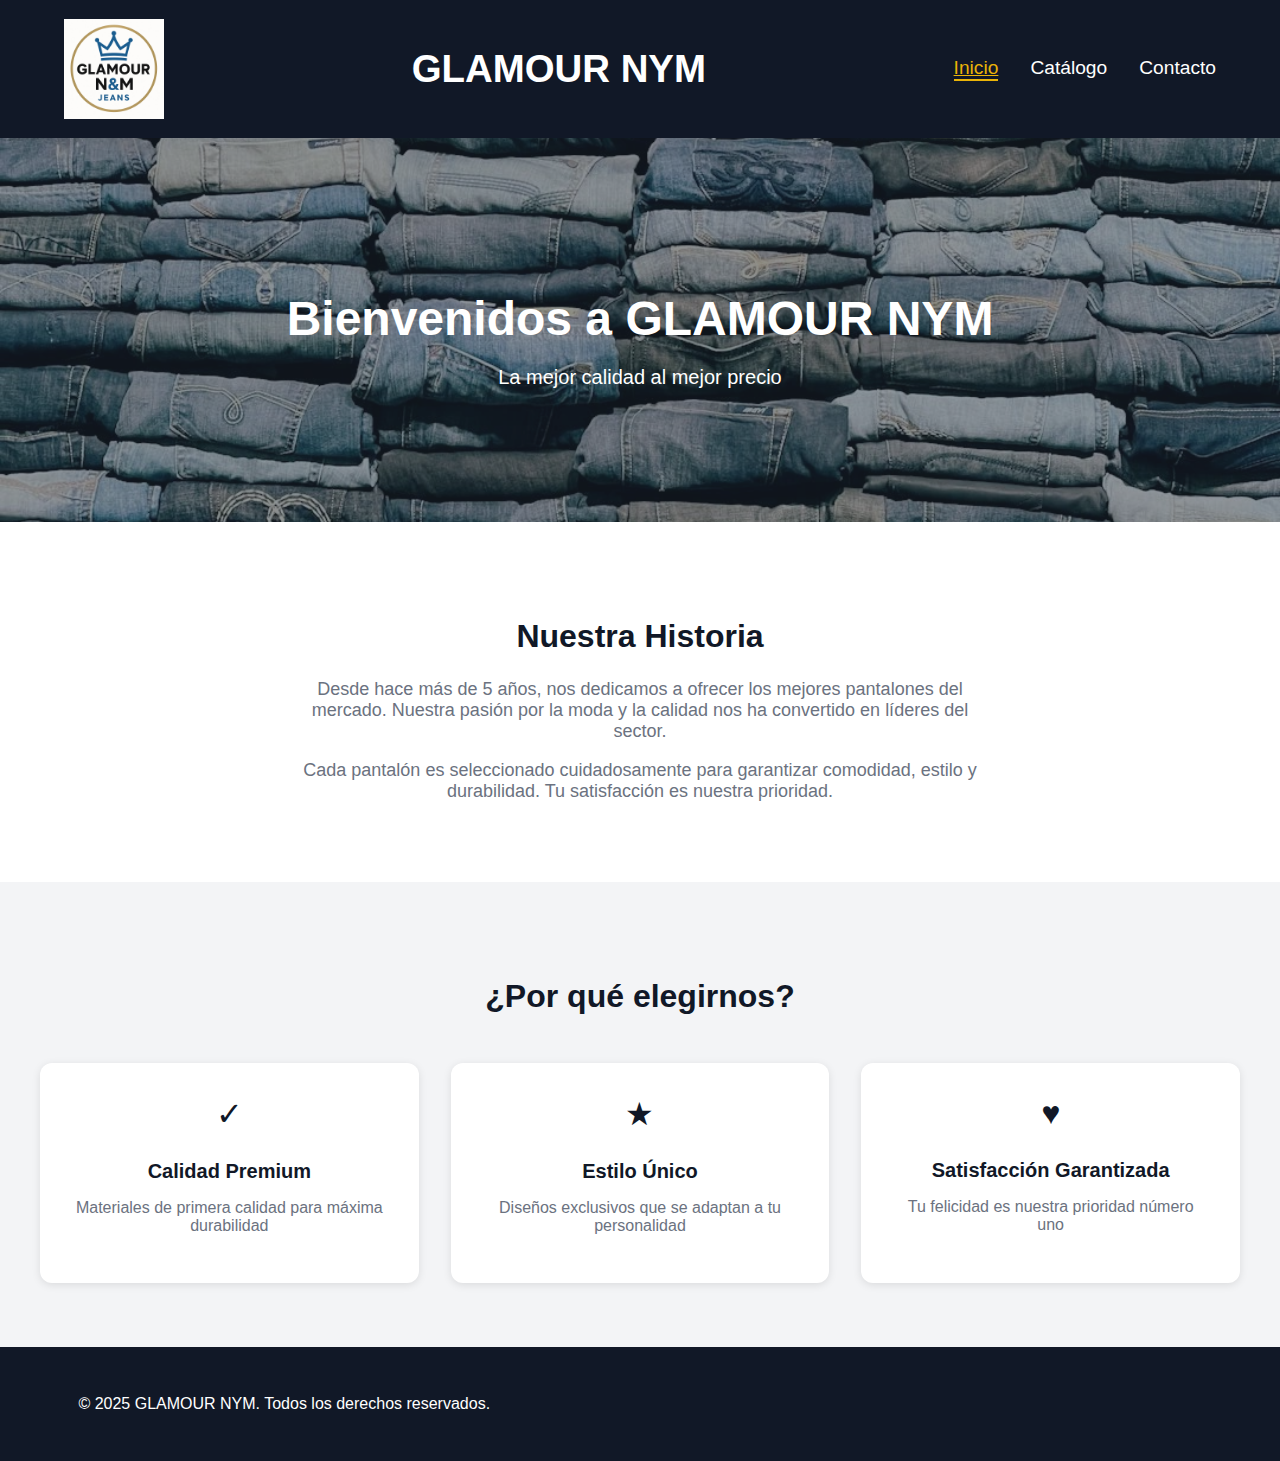
<file: index.html>
<!DOCTYPE html>
<html lang="es">
  <head>
    <meta charset="UTF-8" />
    <meta name="viewport" content="width=device-width, initial-scale=1.0" />
    <title>GLAMOUR NYM</title>
    <link rel="icon" href="img/Logo.jpeg" type="image/x-icon" />
    <link rel="stylesheet" href="styles.css" />
    <script src="main.js" defer></script>
  </head>
  <body>
    <!-- Navegación -->
    <nav class="navbar">
      <div class="container">
        <img src="img/Logo.jpeg" alt="Logo" width="100px" height="100px" />
        <h1>GLAMOUR NYM</h1>
        <button
          class="nav-toggle"
          aria-label="Abrir menú"
          aria-expanded="false"
        >
          <span class="hamburger"></span>
        </button>
        <ul class="nav-links">
          <li><a href="index.html" class="nav-link active">Inicio</a></li>
          <li><a href="catalogo.html" class="nav-link">Catálogo</a></li>
          <li><a href="contacto.html" class="nav-link">Contacto</a></li>
        </ul>
      </div>
    </nav>

    <!-- Hero Section (migrado de home.html) -->
    <section class="hero">
      <img
        src="img/imagen1.webp"
        alt="Tienda de pantalones"
        class="hero-img visible"
      />
      <img src="img/H1.jpeg" alt="Tienda de pantalones" class="hero-img" />
      <div class="hero-cards"></div>
      <div class="hero-content">
        <h2>Bienvenidos a GLAMOUR NYM</h2>
        <p>La mejor calidad al mejor precio</p>
      </div>
    </section>

    <!-- Presentación -->
    <section class="about">
      <div class="">
        <h3>Nuestra Historia</h3>
        <p>
          Desde hace más de 5 años, nos dedicamos a ofrecer los mejores
          pantalones del mercado. Nuestra pasión por la moda y la calidad nos ha
          convertido en líderes del sector.
        </p>
        <p>
          Cada pantalón es seleccionado cuidadosamente para garantizar
          comodidad, estilo y durabilidad. Tu satisfacción es nuestra prioridad.
        </p>
      </div>
    </section>

    <!-- Características -->
    <section class="features">
      <div class="">
        <h3>¿Por qué elegirnos?</h3>
        <div class="grid">
          <div class="card">
            <div class="icon">✓</div>
            <h4>Calidad Premium</h4>
            <p>Materiales de primera calidad para máxima durabilidad</p>
          </div>
          <div class="card">
            <div class="icon">★</div>
            <h4>Estilo Único</h4>
            <p>Diseños exclusivos que se adaptan a tu personalidad</p>
          </div>
          <div class="card">
            <div class="icon">♥</div>
            <h4>Satisfacción Garantizada</h4>
            <p>Tu felicidad es nuestra prioridad número uno</p>
          </div>
        </div>
      </div>
    </section>

    <!-- Footer -->
    <footer class="footer">
      <div class="container">
        <p>&copy; 2025 GLAMOUR NYM. Todos los derechos reservados.</p>
      </div>
    </footer>
  </body>
</html>
</file>
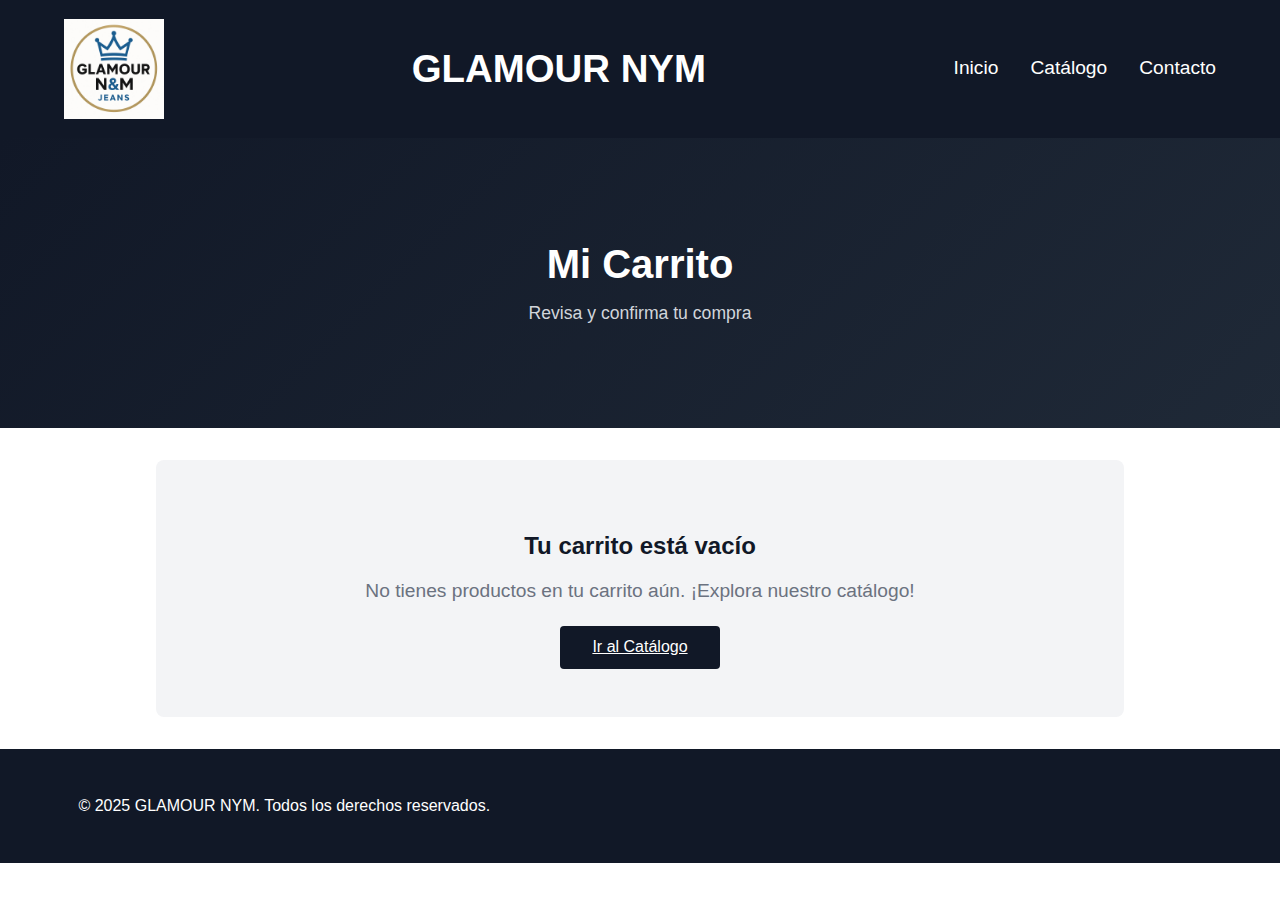
<file: carrito.html>
<!DOCTYPE html>
<html lang="es">
  <head>
    <meta charset="UTF-8" />
    <meta name="viewport" content="width=device-width, initial-scale=1.0" />
    <title>Carrito de Compras - GLAMOUR NYM</title>
    <link rel="icon" href="img/Logo.jpeg" type="image/x-icon" />
    <link rel="stylesheet" href="styles.css" />
    <style>
      /* Estilos específicos para la página de carrito */
      .carrito-vacio-hidden {
        display: none;
      }

      .carrito-container {
        max-width: 1000px;
        margin: 2rem auto;
        padding: 0 1rem;
      }

      .carrito-vacio {
        text-align: center;
        padding: 3rem 1rem;
        background-color: var(--color-surface);
        border-radius: 8px;
        margin: 2rem 0;
      }

      .carrito-vacio h3 {
        font-size: 1.5rem;
        margin-bottom: 1rem;
      }

      .carrito-vacio p {
        color: var(--color-muted);
        margin-bottom: 1.5rem;
      }

      .tabla-carrito {
        width: 100%;
        border-collapse: collapse;
        background-color: white;
        border-radius: 8px;
        overflow: hidden;
        box-shadow: 0 2px 8px rgba(0, 0, 0, 0.1);
        margin: 2rem 0;
      }

      .tabla-carrito thead {
        background-color: var(--color-primary-900);
        color: white;
      }

      .tabla-carrito th {
        padding: 1rem;
        text-align: left;
        font-weight: 600;
      }

      .tabla-carrito td {
        padding: 1rem;
        border-bottom: 1px solid var(--color-border);
      }

      .tabla-carrito tbody tr:hover {
        background-color: var(--color-surface);
      }

      .tabla-carrito .btn-eliminar {
        background-color: #dc2626;
        color: white;
        border: none;
        padding: 0.5rem 1rem;
        border-radius: 4px;
        cursor: pointer;
        font-size: 0.9rem;
        transition: background-color 0.3s ease;
      }

      .tabla-carrito .btn-eliminar:hover {
        background-color: #b91c1c;
      }

      .input-cantidad {
        width: 70px;
        padding: 0.5rem;
        border: 1px solid var(--color-border);
        border-radius: 4px;
        text-align: center;
      }

      .carrito-resumen {
        background-color: var(--color-surface);
        border-radius: 8px;
        padding: 1.5rem;
        margin: 2rem 0;
      }

      .resumen-fila {
        display: flex;
        justify-content: space-between;
        margin-bottom: 1rem;
        font-size: 1rem;
      }

      .resumen-total {
        display: flex;
        justify-content: space-between;
        font-size: 1.3rem;
        font-weight: 700;
        border-top: 2px solid var(--color-border);
        padding-top: 1rem;
        color: var(--color-primary-900);
      }

      .carrito-acciones {
        display: flex;
        gap: 1rem;
        justify-content: center;
        margin: 2rem 0;
        flex-wrap: wrap;
      }

      .btn-continuar {
        background-color: var(--color-primary-900);
        color: white;
        padding: 0.8rem 2rem;
        border: none;
        border-radius: 4px;
        cursor: pointer;
        font-size: 1rem;
        transition: background-color 0.3s ease;
      }

      .btn-continuar:hover {
        background-color: var(--color-primary-800);
      }

      .btn-vaciar {
        background-color: #f3f4f6;
        color: var(--color-text);
        padding: 0.8rem 2rem;
        border: 2px solid var(--color-border);
        border-radius: 4px;
        cursor: pointer;
        font-size: 1rem;
        transition: all 0.3s ease;
      }

      .btn-vaciar:hover {
        background-color: var(--color-border);
      }

      .btn-proceder {
        background-color: var(--color-accent);
        color: var(--color-primary-900);
        padding: 1rem 3rem;
        border: none;
        border-radius: 4px;
        cursor: pointer;
        font-size: 1.1rem;
        font-weight: 600;
        transition: transform 0.3s ease, box-shadow 0.3s ease;
      }

      .btn-proceder:hover {
        transform: translateY(-2px);
        box-shadow: 0 4px 12px rgba(0, 0, 0, 0.15);
      }

      @media (max-width: 768px) {
        .tabla-carrito {
          font-size: 0.9rem;
        }

        .tabla-carrito th,
        .tabla-carrito td {
          padding: 0.75rem 0.5rem;
        }

        .carrito-acciones {
          flex-direction: column;
        }

        .btn-continuar,
        .btn-vaciar,
        .btn-proceder {
          width: 100%;
        }
      }
    </style>
  </head>
  <body>
    <!-- Navegación -->
    <nav class="navbar">
      <div class="container">
        <img src="img/Logo.jpeg" alt="Logo" width="100px" height="100px" />
        <h1>GLAMOUR NYM</h1>
        <button
          class="nav-toggle"
          aria-label="Abrir menú"
          aria-expanded="false"
        >
          <span class="hamburger"></span>
        </button>
        <ul class="nav-links">
          <li><a href="index.html" class="nav-link">Inicio</a></li>
          <li><a href="catalogo.html" class="nav-link">Catálogo</a></li>
          <li><a href="contacto.html" class="nav-link">Contacto</a></li>
        </ul>
      </div>
    </nav>

    <!-- Encabezado -->
    <header class="header-simple">
      <div class="header-content">
        <h2>Mi Carrito</h2>
        <p>Revisa y confirma tu compra</p>
      </div>
    </header>

    <!-- Contenido del carrito -->
    <main class="carrito-container">
      <div id="carritoVacio" class="carrito-vacio carrito-vacio-hidden">
        <h3>Tu carrito está vacío</h3>
        <p>No tienes productos en tu carrito aún. ¡Explora nuestro catálogo!</p>
        <a href="catalogo.html" class="btn btn-continuar">Ir al Catálogo</a>
      </div>

      <div id="carritoContenido">
        <table class="tabla-carrito" id="tablaCarrito">
          <thead>
            <tr>
              <th>Producto</th>
              <th>Talla</th>
              <th>Precio Unitario</th>
              <th>Cantidad</th>
              <th>Subtotal</th>
              <th>Acción</th>
            </tr>
          </thead>
          <tbody id="carritoBody">
            <!-- Los items se cargarán aquí dinámicamente -->
          </tbody>
        </table>

        <div class="carrito-resumen">
          <div class="resumen-fila">
            <span>Cantidad total de productos:</span>
            <span id="cantidadTotal">0</span>
          </div>
          <div class="resumen-fila">
            <span>Subtotal:</span>
            <span id="subtotal">$0</span>
          </div>
          <div
            id="descuento"
            class="resumen-fila descuento-resumen"
            style="display: none"
          ></div>
          <div class="resumen-fila">
            <span>Envío:</span>
            <span id="envio">$0</span>
          </div>

          <div class="resumen-total">
            <span>Total a pagar:</span>
            <span id="totalPago">$0</span>
          </div>
        </div>

        <div class="carrito-acciones">
          <a href="catalogo.html" class="btn btn-continuar"
            >Continuar Comprando</a
          >
          <button class="btn btn-vaciar" id="btnVaciar">Vaciar Carrito</button>
          <button class="btn btn-proceder" id="btnProceder">
            Proceder al Pago
          </button>
        </div>
      </div>
    </main>

    <!-- Footer -->
    <footer class="footer">
      <div class="container">
        <p>&copy; 2025 GLAMOUR NYM. Todos los derechos reservados.</p>
      </div>
    </footer>

    <!-- Scripts -->
    <script src="main.js" defer></script>
    <script src="facturacion.js" defer></script>
    <script src="catalogo.js" defer></script>
    <script src="carrito-unificado.js" defer></script>
  </body>
</html>
</file>
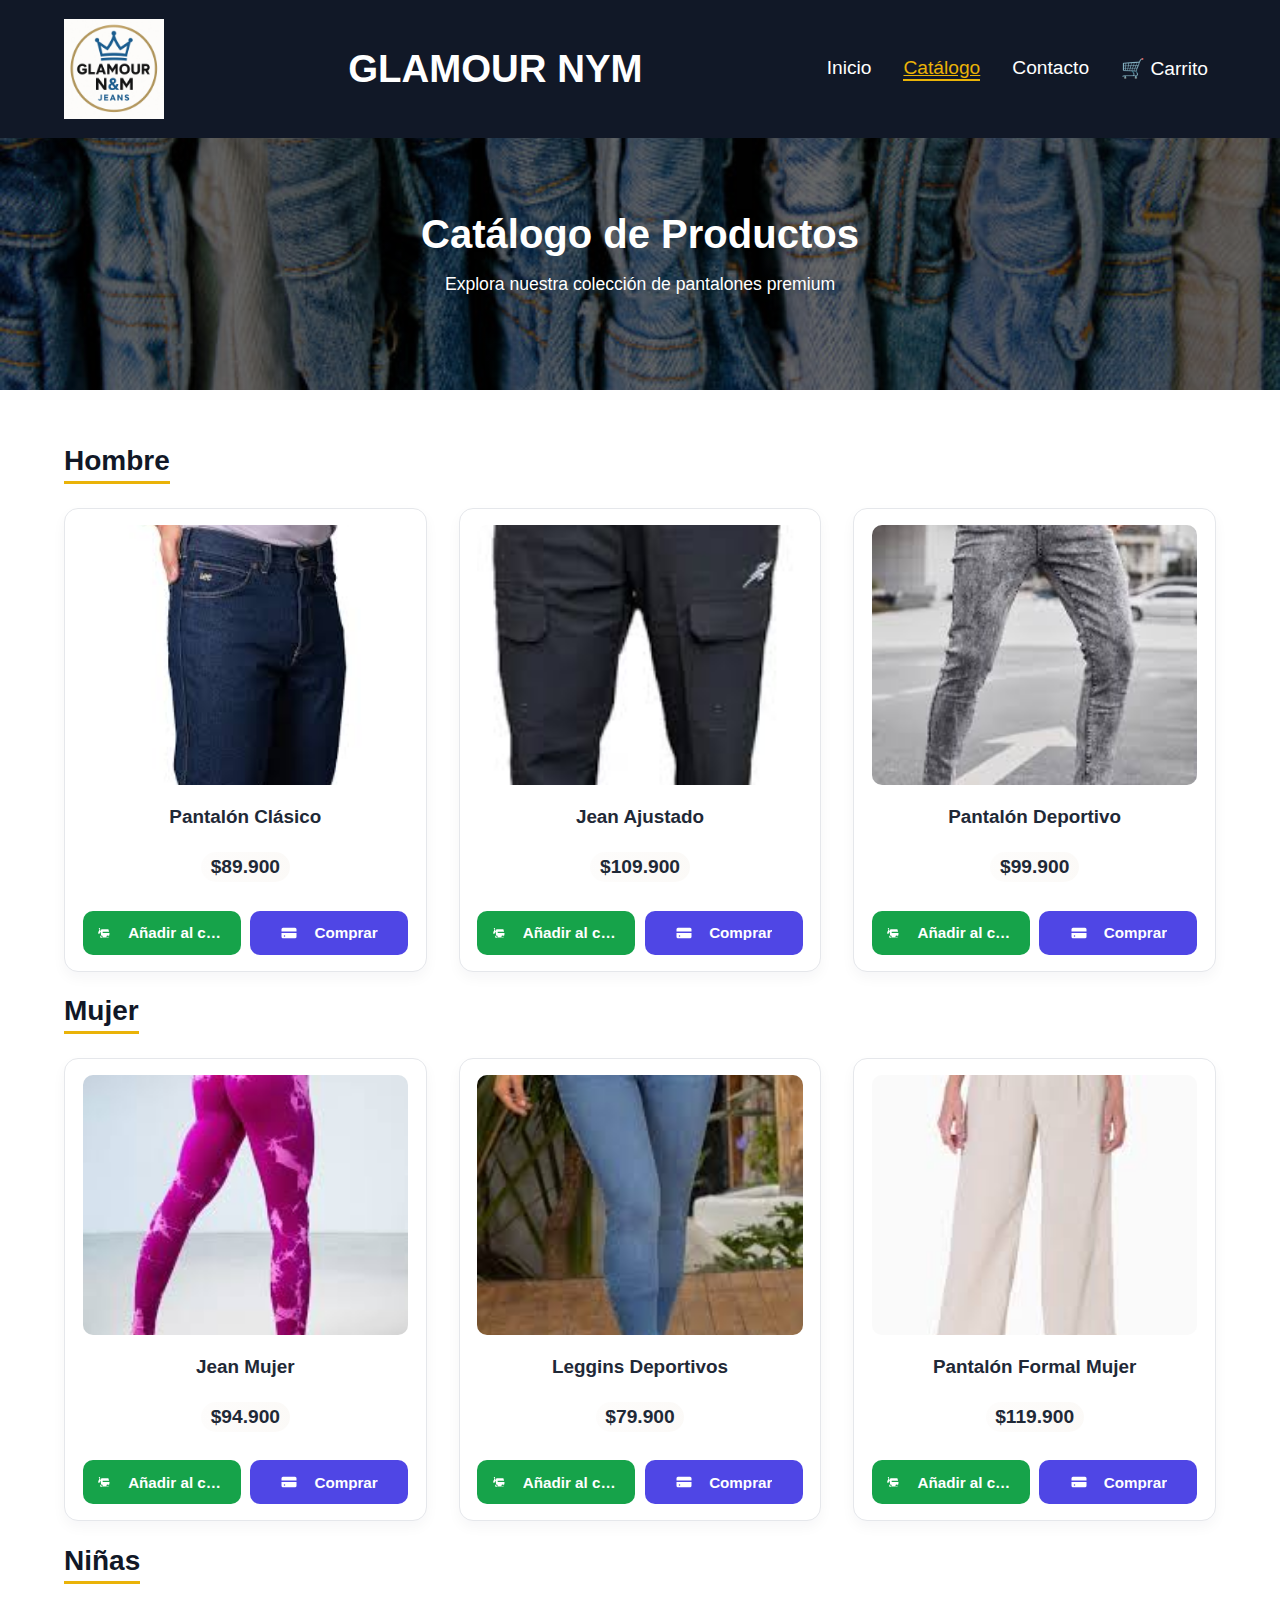
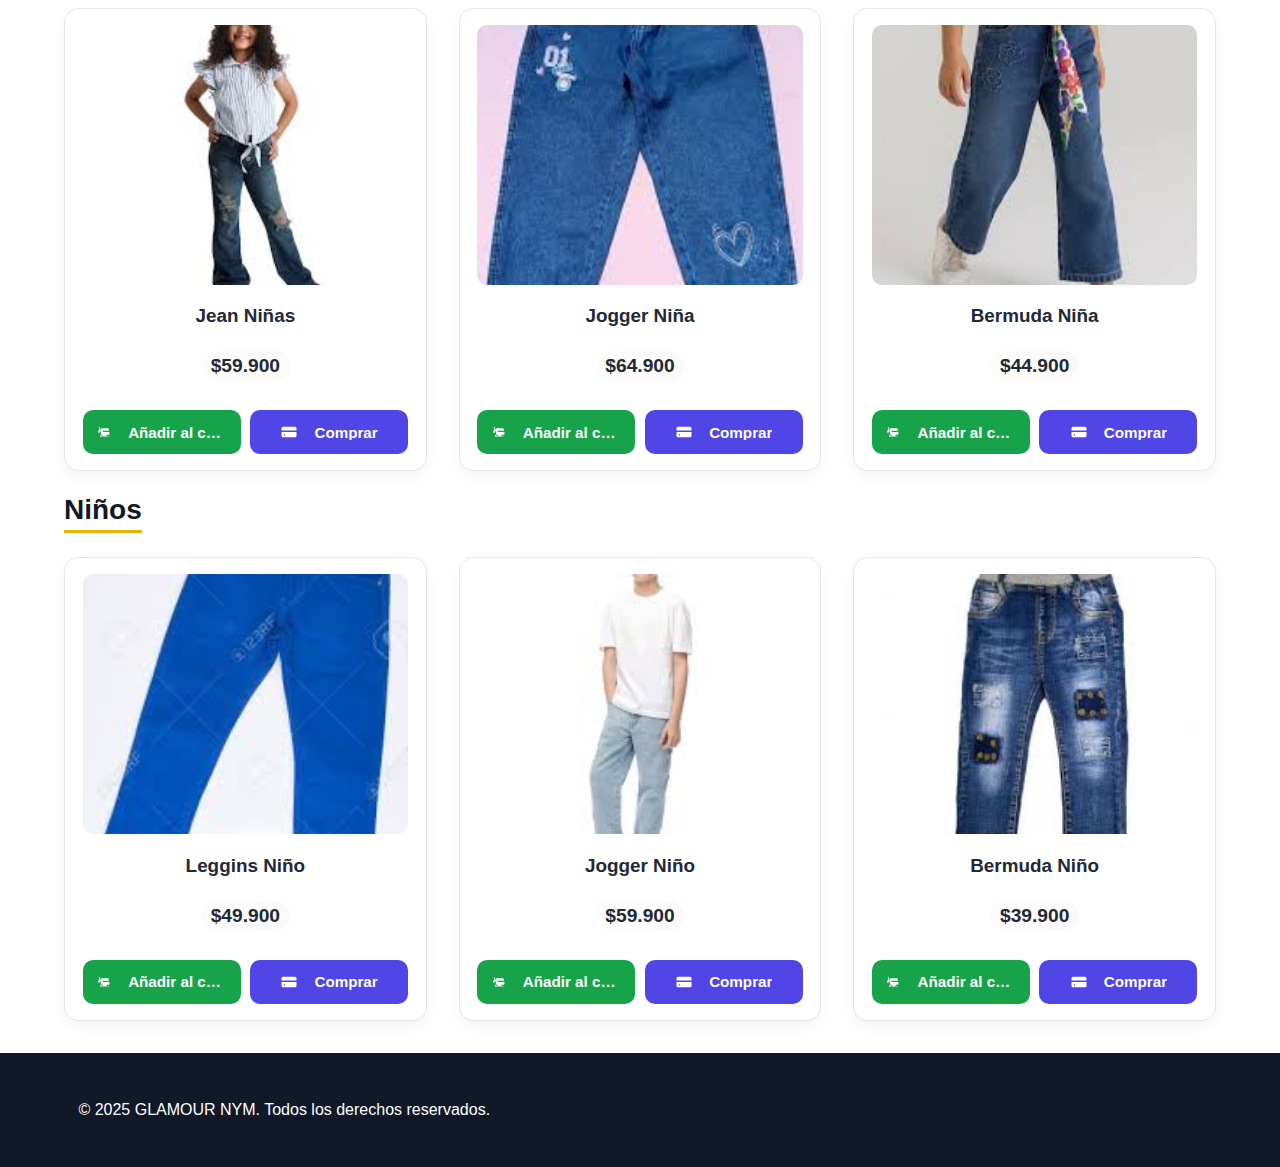
<file: catalogo.html>
<!DOCTYPE html>
<html lang="es">
  <head>
    <meta charset="UTF-8" />
    <meta name="viewport" content="width=device-width, initial-scale=1.0" />
    <title>Catálogo - GLAMOUR NYM</title>
    <link rel="icon" href="img/Logo.jpeg" type="image/x-icon" />
    <link rel="stylesheet" href="styles.css" />
    <script src="main.js" defer></script>
  </head>
  <body>
    <!-- Navegación -->
    <nav class="navbar">
      <div class="container">
        <img src="img/Logo.jpeg" alt="Logo" width="100px" height="100px" />
        <h1>GLAMOUR NYM</h1>
        <button
          class="nav-toggle"
          aria-label="Abrir menú"
          aria-expanded="false"
        >
          <span class="hamburger"></span>
        </button>
        <ul class="nav-links">
          <li><a href="index.html" class="nav-link">Inicio</a></li>
          <li><a href="catalogo.html" class="nav-link active">Catálogo</a></li>
          <li><a href="contacto.html" class="nav-link">Contacto</a></li>
          <li class="nav-item-carrito">
            <a href="carrito.html" class="nav-link carrito-link">
              🛒 Carrito
              <span id="cartoBadge" class="carrito-badge">0</span>
            </a>
          </li>
        </ul>
      </div>
    </nav>

    <!-- Encabezado -->
    <header class="header">
      <img
        src="img/IMP 2.jpg"
        alt="Pantalones de mujer"
        class="header-img visible"
      />
      <img src="img/H2.jpeg" alt="Pantalones de hombre" class="header-img" />
      <div class="header-content">
        <h2>Catálogo de Productos</h2>
        <p>Explora nuestra colección de pantalones premium</p>
      </div>
    </header>

    <!-- Contenedor de productos -->
    <main class="catalogo-pag">
      <!-- Sección HOMBRE -->
      <section class="catalogo-seccion">
        <h2 class="catalogo-titulo-seccion">Hombre</h2>
        <div class="catalogo-grid">
          <div class="producto" data-nombre="Pantalón Clásico">
            <img src="img/H1.jpeg" alt="Pantalón Clásico" />
            <h3>Pantalón Clásico</h3>
            <p class="precio">$89.900</p>
            <button class="btn btn-comprar">Comprar</button>
          </div>
          <div class="producto" data-nombre="Jean Ajustado">
            <img src="img/H2.jpeg" alt="Jean Ajustado" />
            <h3>Jean Ajustado</h3>
            <p class="precio">$109.900</p>
            <button class="btn btn-comprar">Comprar</button>
          </div>
          <div class="producto" data-nombre="Pantalón Deportivo">
            <img src="img/H3.jpeg" alt="Pantalón Deportivo" />
            <h3>Pantalón Deportivo</h3>
            <p class="precio">$99.900</p>
            <button class="btn btn-comprar">Comprar</button>
          </div>
        </div>
      </section>
      <!-- Sección MUJER -->
      <section class="catalogo-seccion">
        <h2 class="catalogo-titulo-seccion">Mujer</h2>
        <div class="catalogo-grid">
          <div class="producto" data-nombre="Jean Mujer">
            <img src="img/M1.jpeg" alt="Jean Mujer" />
            <h3>Jean Mujer</h3>
            <p class="precio">$94.900</p>
            <button class="btn btn-comprar">Comprar</button>
          </div>
          <div class="producto" data-nombre="Leggins Deportivos">
            <img src="img/M2.jpeg" alt="Leggins Deportivos" />
            <h3>Leggins Deportivos</h3>
            <p class="precio">$79.900</p>
            <button class="btn btn-comprar">Comprar</button>
          </div>
          <div class="producto" data-nombre="Pantalón Formal Mujer">
            <img src="img/M3.jpeg" alt="Pantalón Formal Mujer" />
            <h3>Pantalón Formal Mujer</h3>
            <p class="precio">$119.900</p>
            <button class="btn btn-comprar">Comprar</button>
          </div>
        </div>
      </section>
      <!-- Sección NIÑAS -->
      <section class="catalogo-seccion">
        <h2 class="catalogo-titulo-seccion">Niñas</h2>
        <div class="catalogo-grid">
          <div class="producto" data-nombre="Jean Niño">
            <img src="img/N1.jpg" alt="Jean Niño" />
            <h3>Jean Niñas</h3>
            <p class="precio">$59.900</p>
            <button class="btn btn-comprar">Comprar</button>
          </div>
          <div class="producto" data-nombre="Jogger Niño">
            <img src="img/N2.jpg" alt="Jogger Niño" />
            <h3>Jogger Niña</h3>
            <p class="precio">$64.900</p>
            <button class="btn btn-comprar">Comprar</button>
          </div>
          <div class="producto" data-nombre="Bermuda Niño">
            <img src="img/N3.jpg" alt="Bermuda Niño" />
            <h3>Bermuda Niña</h3>
            <p class="precio">$44.900</p>
            <button class="btn btn-comprar">Comprar</button>
          </div>
        </div>
      </section>
      <!-- Sección NIÑOS -->
      <section class="catalogo-seccion">
        <h2 class="catalogo-titulo-seccion">Niños</h2>
        <div class="catalogo-grid">
          <div class="producto" data-nombre="Leggins Niño">
            <img src="img/NN1.jpg" alt="Leggins Niño" />
            <h3>Leggins Niño</h3>
            <p class="precio">$49.900</p>
            <button class="btn btn-comprar">Comprar</button>
          </div>
          <div class="producto" data-nombre="Jogger Niño">
            <img src="img/NN2.jpg" alt="Jogger Niño" />
            <h3>Jogger Niño</h3>
            <p class="precio">$59.900</p>
            <button class="btn btn-comprar">Comprar</button>
          </div>
          <div class="producto" data-nombre="Bermuda Niño">
            <img src="img/NN3.jpg" alt="Bermuda Niño" />
            <h3>Bermuda Niño</h3>
            <p class="precio">$39.900</p>
            <button class="btn btn-comprar">Comprar</button>
          </div>
        </div>
      </section>
    </main>

    <!-- Modal -->
    <div class="modal" id="modalCompra">
      <div class="modal-contenido">
        <span class="cerrar">&times;</span>
        <h3 id="nombreProducto"></h3>
        <label for="talla">Talla:</label>
        <select id="talla">
          <option value=""></option>
          <option>S</option>
          <option>M</option>
          <option>L</option>
          <option>XL</option>
        </select>

        <label for="cantidad">Cantidad:</label>
        <input type="number" id="cantidad" min="1" />

        <!-- Contenedor para mensajes de error inline en el modal de compra -->
        <p id="compraError" class="field-error" aria-live="polite"></p>

        <!-- Información de precio y total (actualiza en tiempo real) -->
        <p id="compraPrecio" class="modal-info" aria-live="polite"></p>
        <p id="compraTotal" class="modal-info" aria-live="polite"></p>

        <button class="btn btn-confirmar">Confirmar Compra</button>
      </div>
    </div>

    <!-- Modal de Confirmación (muestra resumen y agradecimiento) -->
    <div class="modal" id="modalConfirm">
      <div class="modal-contenido">
        <span class="cerrar cerrar-confirm">&times;</span>
        <h3 id="confirmTitle">Compra confirmada</h3>
        <p id="confirmDetails"></p>
        <p class="confirm-thanks">Gracias por su compra</p>
        <div class="confirm-actions">
          <button class="btn btn-close-confirm">Cerrar</button>
        </div>
      </div>
    </div>

    <!-- Toast -->
    <div id="toast" class="toast">
      <span class="toast__icon">✓</span>
      <span class="toast__msg"></span>
    </div>

    <!-- Footer -->
    <footer class="footer">
      <div class="container">
        <p>&copy; 2025 GLAMOUR NYM. Todos los derechos reservados.</p>
      </div>
    </footer>

    <!-- El script de catalogo.js se añade aquí -->
    <script src="catalogo.js" defer></script>
    <script src="carrito-unificado.js" defer></script>
  </body>
</html>
</file>
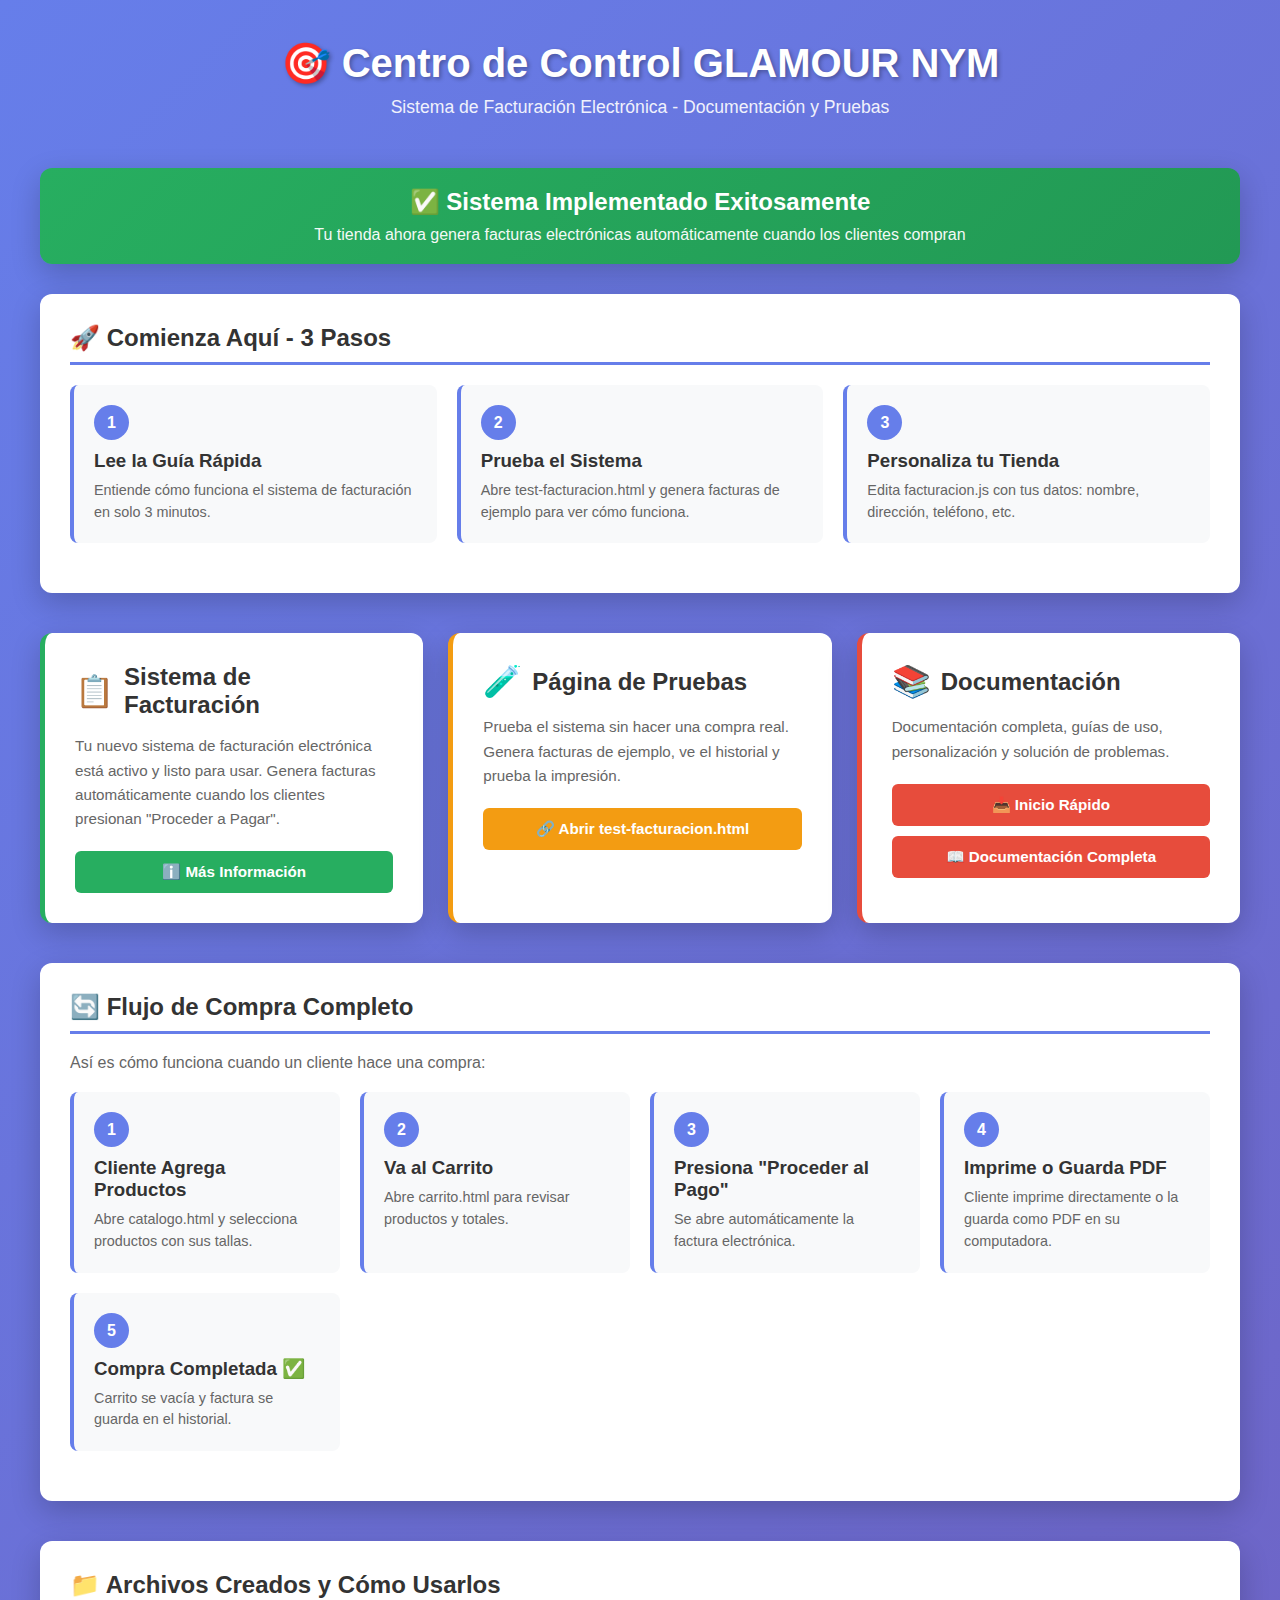
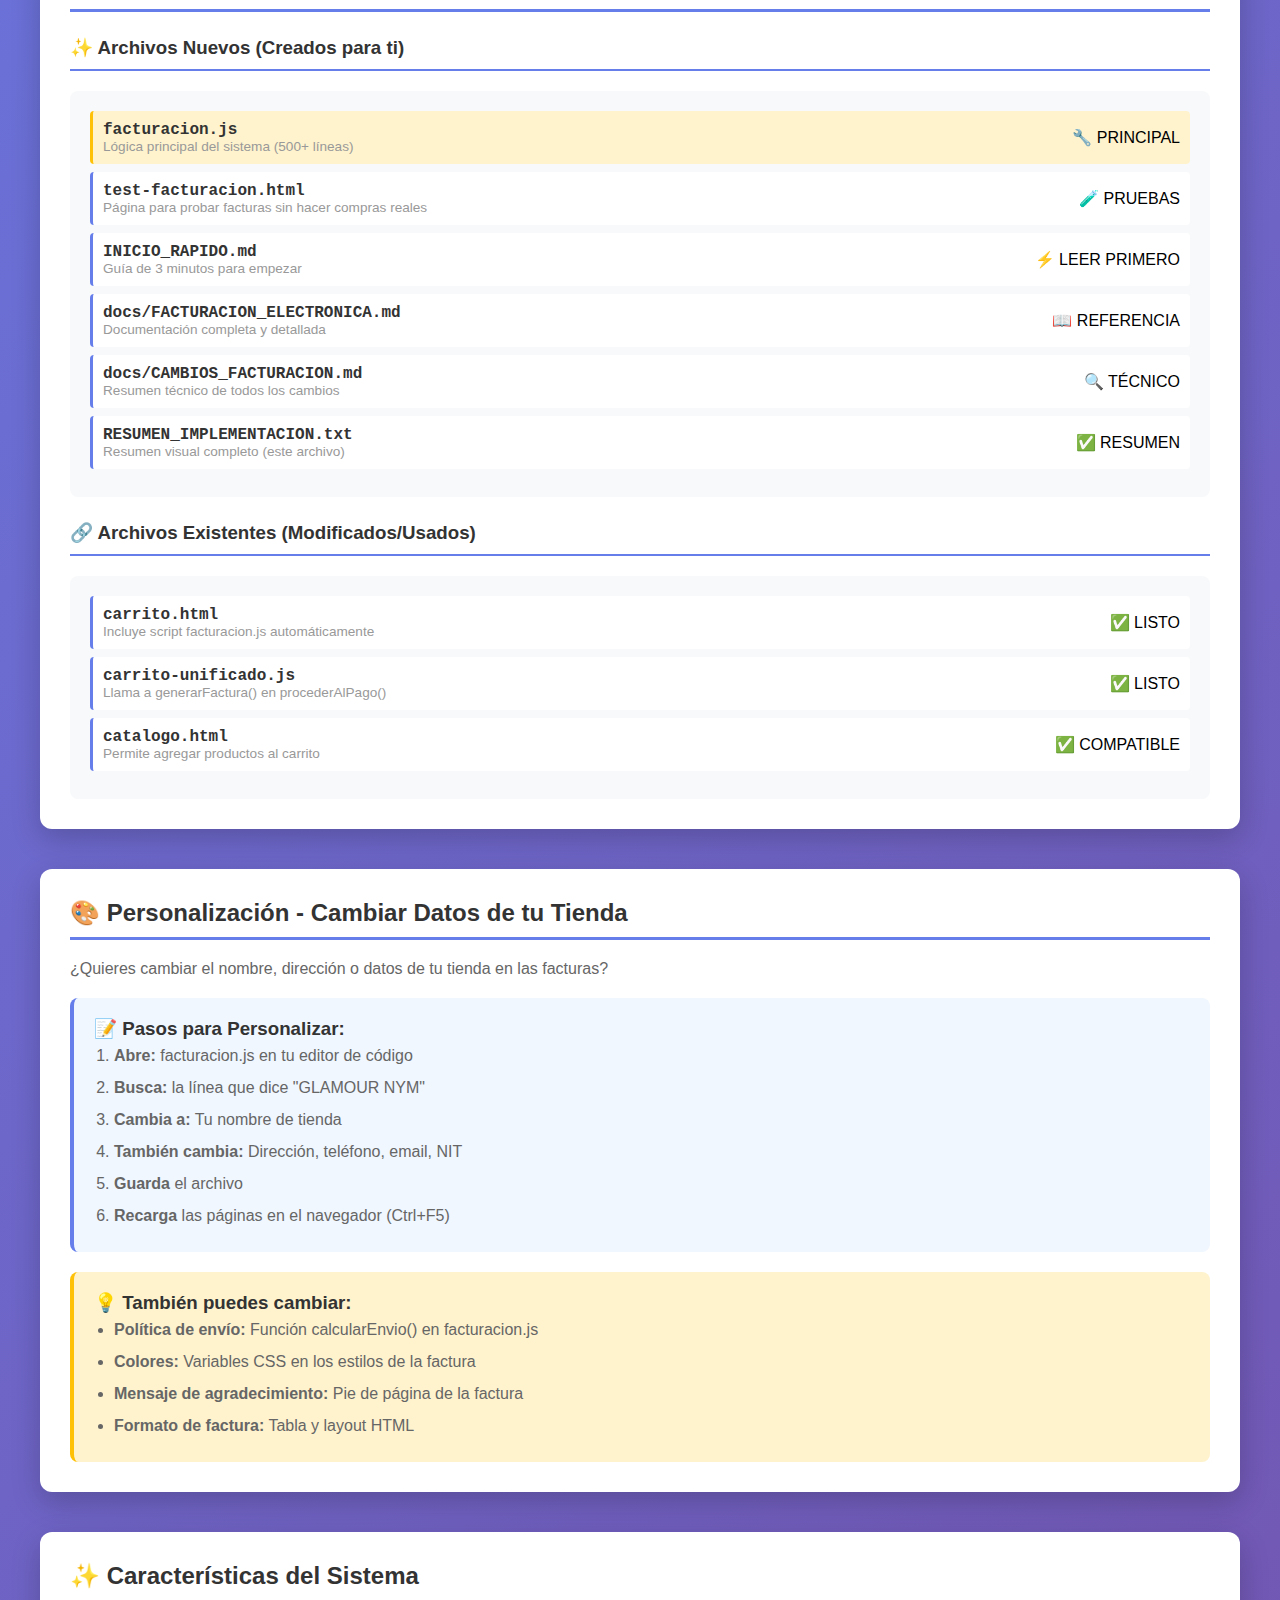
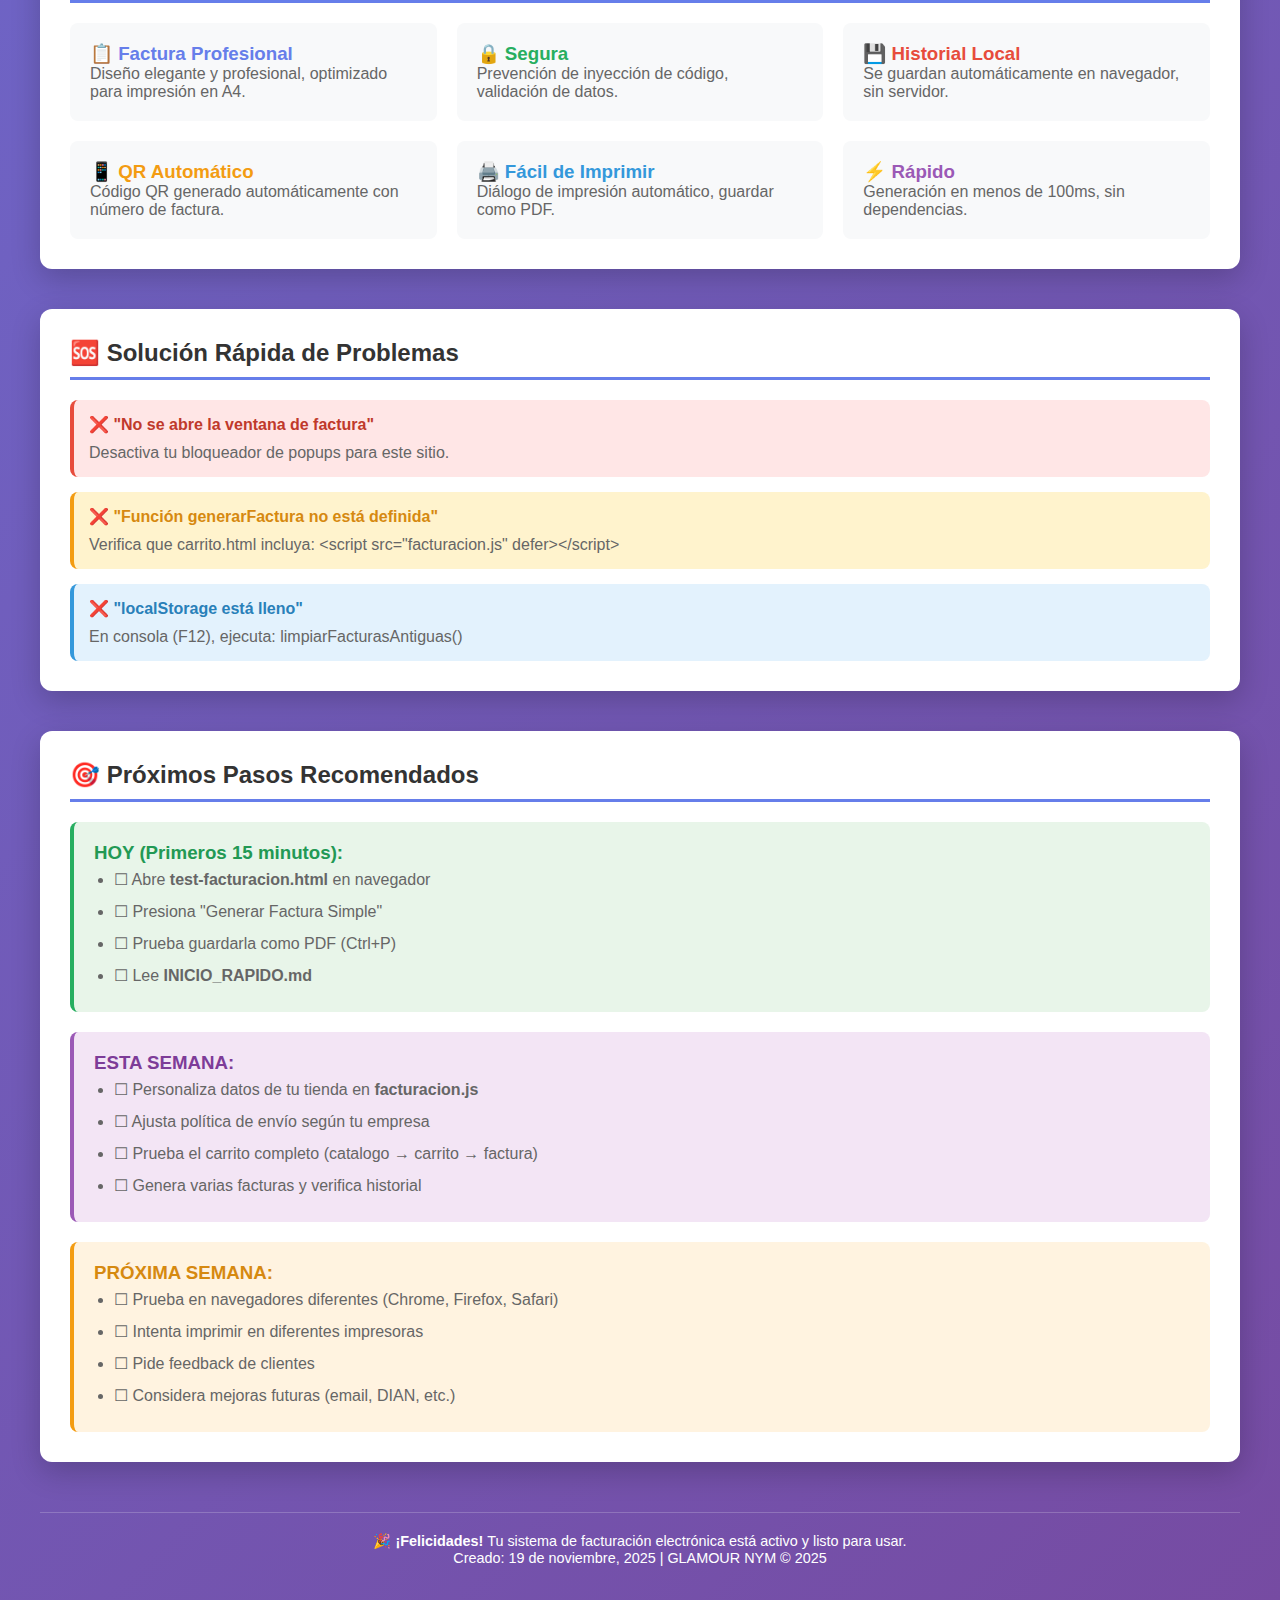
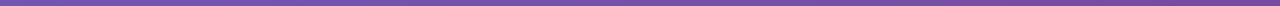
<file: centro-control.html>
<!DOCTYPE html>
<html lang="es">
  <head>
    <meta charset="UTF-8" />
    <meta name="viewport" content="width=device-width, initial-scale=1.0" />
    <title>Centro de Control - GLAMOUR NYM</title>
    <style>
      * {
        margin: 0;
        padding: 0;
        box-sizing: border-box;
      }

      body {
        font-family: "Segoe UI", Tahoma, Geneva, Verdana, sans-serif;
        background: linear-gradient(135deg, #667eea 0%, #764ba2 100%);
        min-height: 100vh;
        padding: 40px 20px;
      }

      .container {
        max-width: 1200px;
        margin: 0 auto;
      }

      header {
        text-align: center;
        color: white;
        margin-bottom: 50px;
      }

      header h1 {
        font-size: 2.5rem;
        margin-bottom: 10px;
        text-shadow: 2px 2px 4px rgba(0, 0, 0, 0.3);
      }

      header p {
        font-size: 1.1rem;
        opacity: 0.9;
      }

      .grilla {
        display: grid;
        grid-template-columns: repeat(auto-fit, minmax(350px, 1fr));
        gap: 25px;
        margin-bottom: 40px;
      }

      .tarjeta {
        background: white;
        border-radius: 12px;
        padding: 30px;
        box-shadow: 0 10px 30px rgba(0, 0, 0, 0.2);
        transition: transform 0.3s ease, box-shadow 0.3s ease;
        border-left: 5px solid #667eea;
      }

      .tarjeta:hover {
        transform: translateY(-5px);
        box-shadow: 0 15px 40px rgba(0, 0, 0, 0.3);
      }

      .tarjeta.facturacion {
        border-left-color: #27ae60;
      }

      .tarjeta.prueba {
        border-left-color: #f39c12;
      }

      .tarjeta.doc {
        border-left-color: #e74c3c;
      }

      .tarjeta h2 {
        color: #333;
        margin-bottom: 15px;
        display: flex;
        align-items: center;
        gap: 10px;
      }

      .tarjeta p {
        color: #666;
        line-height: 1.6;
        margin-bottom: 20px;
        font-size: 0.95rem;
      }

      .botones {
        display: flex;
        flex-direction: column;
        gap: 10px;
      }

      .boton {
        display: inline-block;
        padding: 12px 20px;
        background: #667eea;
        color: white;
        text-decoration: none;
        border-radius: 6px;
        text-align: center;
        transition: background 0.3s ease;
        border: none;
        cursor: pointer;
        font-size: 0.95rem;
        font-weight: 600;
      }

      .boton:hover {
        background: #5568d3;
      }

      .boton.primario {
        background: #27ae60;
      }

      .boton.primario:hover {
        background: #229954;
      }

      .boton.secundario {
        background: #e74c3c;
      }

      .boton.secundario:hover {
        background: #c0392b;
      }

      .boton.terciario {
        background: #f39c12;
      }

      .boton.terciario:hover {
        background: #d68910;
      }

      .seccion-acciones {
        background: white;
        border-radius: 12px;
        padding: 30px;
        margin-bottom: 40px;
        box-shadow: 0 10px 30px rgba(0, 0, 0, 0.2);
      }

      .seccion-acciones h2 {
        color: #333;
        margin-bottom: 20px;
        border-bottom: 3px solid #667eea;
        padding-bottom: 10px;
      }

      .pasos {
        display: grid;
        grid-template-columns: repeat(auto-fit, minmax(250px, 1fr));
        gap: 20px;
        margin-bottom: 20px;
      }

      .paso {
        background: #f8f9fa;
        padding: 20px;
        border-radius: 8px;
        border-left: 4px solid #667eea;
      }

      .paso-numero {
        display: inline-block;
        background: #667eea;
        color: white;
        width: 35px;
        height: 35px;
        border-radius: 50%;
        text-align: center;
        line-height: 35px;
        font-weight: bold;
        margin-bottom: 10px;
      }

      .paso h3 {
        color: #333;
        margin-bottom: 8px;
        margin-top: 0;
      }

      .paso p {
        color: #666;
        font-size: 0.9rem;
        line-height: 1.5;
        margin: 0;
      }

      .lista-archivos {
        background: #f8f9fa;
        padding: 20px;
        border-radius: 8px;
        margin-top: 20px;
      }

      .lista-archivos h3 {
        color: #333;
        margin-bottom: 15px;
      }

      .archivo {
        padding: 10px;
        background: white;
        margin-bottom: 8px;
        border-radius: 4px;
        border-left: 3px solid #667eea;
        display: flex;
        justify-content: space-between;
        align-items: center;
      }

      .archivo-nombre {
        font-family: "Courier New", monospace;
        color: #333;
        font-weight: 600;
      }

      .archivo-desc {
        color: #999;
        font-size: 0.85rem;
      }

      .destacado {
        background: #fff3cd;
        border-left-color: #ffc107;
      }

      footer {
        text-align: center;
        color: white;
        margin-top: 50px;
        padding-top: 20px;
        border-top: 1px solid rgba(255, 255, 255, 0.2);
        font-size: 0.9rem;
      }

      .emoji {
        font-size: 1.3em;
      }

      @media (max-width: 768px) {
        header h1 {
          font-size: 1.8rem;
        }

        .grilla {
          grid-template-columns: 1fr;
        }

        .pasos {
          grid-template-columns: 1fr;
        }
      }

      .banner-exito {
        background: linear-gradient(135deg, #27ae60, #229954);
        color: white;
        padding: 20px;
        border-radius: 12px;
        margin-bottom: 30px;
        text-align: center;
        box-shadow: 0 10px 30px rgba(0, 0, 0, 0.2);
      }

      .banner-exito h2 {
        margin: 0;
        font-size: 1.5rem;
      }

      .banner-exito p {
        margin: 10px 0 0 0;
        opacity: 0.95;
      }
    </style>
  </head>
  <body>
    <div class="container">
      <header>
        <h1>🎯 Centro de Control GLAMOUR NYM</h1>
        <p>Sistema de Facturación Electrónica - Documentación y Pruebas</p>
      </header>

      <div class="banner-exito">
        <h2>✅ Sistema Implementado Exitosamente</h2>
        <p>
          Tu tienda ahora genera facturas electrónicas automáticamente cuando
          los clientes compran
        </p>
      </div>

      <!-- SECCIÓN: ACCIONES PRINCIPALES -->
      <div class="seccion-acciones">
        <h2>🚀 Comienza Aquí - 3 Pasos</h2>
        <div class="pasos">
          <div class="paso">
            <div class="paso-numero">1</div>
            <h3>Lee la Guía Rápida</h3>
            <p>
              Entiende cómo funciona el sistema de facturación en solo 3
              minutos.
            </p>
          </div>
          <div class="paso">
            <div class="paso-numero">2</div>
            <h3>Prueba el Sistema</h3>
            <p>
              Abre test-facturacion.html y genera facturas de ejemplo para ver
              cómo funciona.
            </p>
          </div>
          <div class="paso">
            <div class="paso-numero">3</div>
            <h3>Personaliza tu Tienda</h3>
            <p>
              Edita facturacion.js con tus datos: nombre, dirección, teléfono,
              etc.
            </p>
          </div>
        </div>
      </div>

      <!-- TARJETAS PRINCIPALES -->
      <div class="grilla">
        <!-- TARJETA 1: FACTURACIÓN -->
        <div class="tarjeta facturacion">
          <h2><span class="emoji">📋</span> Sistema de Facturación</h2>
          <p>
            Tu nuevo sistema de facturación electrónica está activo y listo para
            usar. Genera facturas automáticamente cuando los clientes presionan
            "Proceder a Pagar".
          </p>
          <div class="botones">
            <a href="#facturacion" class="boton primario">ℹ️ Más Información</a>
          </div>
        </div>

        <!-- TARJETA 2: PRUEBAS -->
        <div class="tarjeta prueba">
          <h2><span class="emoji">🧪</span> Página de Pruebas</h2>
          <p>
            Prueba el sistema sin hacer una compra real. Genera facturas de
            ejemplo, ve el historial y prueba la impresión.
          </p>
          <div class="botones">
            <a
              href="test-facturacion.html"
              class="boton terciario"
              target="_blank"
              >🔗 Abrir test-facturacion.html</a
            >
          </div>
        </div>

        <!-- TARJETA 3: DOCUMENTACIÓN -->
        <div class="tarjeta doc">
          <h2><span class="emoji">📚</span> Documentación</h2>
          <p>
            Documentación completa, guías de uso, personalización y solución de
            problemas.
          </p>
          <div class="botones">
            <a href="INICIO_RAPIDO.md" class="boton secundario" download
              >📥 Inicio Rápido</a
            >
            <a
              href="docs/FACTURACION_ELECTRONICA.md"
              class="boton secundario"
              download
              >📖 Documentación Completa</a
            >
          </div>
        </div>
      </div>

      <!-- SECCIÓN: FLUJO DE COMPRA -->
      <div class="seccion-acciones">
        <h2>🔄 Flujo de Compra Completo</h2>
        <p style="color: #666; margin-bottom: 20px">
          Así es cómo funciona cuando un cliente hace una compra:
        </p>
        <div class="pasos">
          <div class="paso">
            <div class="paso-numero">1</div>
            <h3>Cliente Agrega Productos</h3>
            <p>Abre catalogo.html y selecciona productos con sus tallas.</p>
          </div>
          <div class="paso">
            <div class="paso-numero">2</div>
            <h3>Va al Carrito</h3>
            <p>Abre carrito.html para revisar productos y totales.</p>
          </div>
          <div class="paso">
            <div class="paso-numero">3</div>
            <h3>Presiona "Proceder al Pago"</h3>
            <p>Se abre automáticamente la factura electrónica.</p>
          </div>
          <div class="paso">
            <div class="paso-numero">4</div>
            <h3>Imprime o Guarda PDF</h3>
            <p>
              Cliente imprime directamente o la guarda como PDF en su
              computadora.
            </p>
          </div>
          <div class="paso">
            <div class="paso-numero">5</div>
            <h3>Compra Completada ✅</h3>
            <p>Carrito se vacía y factura se guarda en el historial.</p>
          </div>
        </div>
      </div>

      <!-- SECCIÓN: ARCHIVOS IMPORTANTES -->
      <div class="seccion-acciones">
        <h2>📁 Archivos Creados y Cómo Usarlos</h2>

        <h3
          style="
            margin-top: 25px;
            color: #333;
            border-bottom: 2px solid #667eea;
            padding-bottom: 10px;
          "
        >
          ✨ Archivos Nuevos (Creados para ti)
        </h3>
        <div class="lista-archivos">
          <div class="archivo destacado">
            <div>
              <div class="archivo-nombre">facturacion.js</div>
              <div class="archivo-desc">
                Lógica principal del sistema (500+ líneas)
              </div>
            </div>
            <span>🔧 PRINCIPAL</span>
          </div>
          <div class="archivo">
            <div>
              <div class="archivo-nombre">test-facturacion.html</div>
              <div class="archivo-desc">
                Página para probar facturas sin hacer compras reales
              </div>
            </div>
            <span>🧪 PRUEBAS</span>
          </div>
          <div class="archivo">
            <div>
              <div class="archivo-nombre">INICIO_RAPIDO.md</div>
              <div class="archivo-desc">Guía de 3 minutos para empezar</div>
            </div>
            <span>⚡ LEER PRIMERO</span>
          </div>
          <div class="archivo">
            <div>
              <div class="archivo-nombre">docs/FACTURACION_ELECTRONICA.md</div>
              <div class="archivo-desc">Documentación completa y detallada</div>
            </div>
            <span>📖 REFERENCIA</span>
          </div>
          <div class="archivo">
            <div>
              <div class="archivo-nombre">docs/CAMBIOS_FACTURACION.md</div>
              <div class="archivo-desc">
                Resumen técnico de todos los cambios
              </div>
            </div>
            <span>🔍 TÉCNICO</span>
          </div>
          <div class="archivo">
            <div>
              <div class="archivo-nombre">RESUMEN_IMPLEMENTACION.txt</div>
              <div class="archivo-desc">
                Resumen visual completo (este archivo)
              </div>
            </div>
            <span>✅ RESUMEN</span>
          </div>
        </div>

        <h3
          style="
            margin-top: 25px;
            color: #333;
            border-bottom: 2px solid #667eea;
            padding-bottom: 10px;
          "
        >
          🔗 Archivos Existentes (Modificados/Usados)
        </h3>
        <div class="lista-archivos">
          <div class="archivo">
            <div>
              <div class="archivo-nombre">carrito.html</div>
              <div class="archivo-desc">
                Incluye script facturacion.js automáticamente
              </div>
            </div>
            <span>✅ LISTO</span>
          </div>
          <div class="archivo">
            <div>
              <div class="archivo-nombre">carrito-unificado.js</div>
              <div class="archivo-desc">
                Llama a generarFactura() en procederAlPago()
              </div>
            </div>
            <span>✅ LISTO</span>
          </div>
          <div class="archivo">
            <div>
              <div class="archivo-nombre">catalogo.html</div>
              <div class="archivo-desc">
                Permite agregar productos al carrito
              </div>
            </div>
            <span>✅ COMPATIBLE</span>
          </div>
        </div>
      </div>

      <!-- SECCIÓN: PERSONALIZACIÓN -->
      <div class="seccion-acciones" id="facturacion">
        <h2>🎨 Personalización - Cambiar Datos de tu Tienda</h2>
        <p style="color: #666; margin-bottom: 20px">
          ¿Quieres cambiar el nombre, dirección o datos de tu tienda en las
          facturas?
        </p>

        <div
          style="
            background: #f0f7ff;
            padding: 20px;
            border-radius: 8px;
            border-left: 4px solid #667eea;
          "
        >
          <h3 style="color: #333; margin-top: 0">
            📝 Pasos para Personalizar:
          </h3>
          <ol style="color: #666; line-height: 2; padding-left: 20px">
            <li>
              <strong>Abre:</strong> facturacion.js en tu editor de código
            </li>
            <li><strong>Busca:</strong> la línea que dice "GLAMOUR NYM"</li>
            <li><strong>Cambia a:</strong> Tu nombre de tienda</li>
            <li>
              <strong>También cambia:</strong> Dirección, teléfono, email, NIT
            </li>
            <li><strong>Guarda</strong> el archivo</li>
            <li>
              <strong>Recarga</strong> las páginas en el navegador (Ctrl+F5)
            </li>
          </ol>
        </div>

        <div
          style="
            background: #fff3cd;
            padding: 20px;
            border-radius: 8px;
            border-left: 4px solid #ffc107;
            margin-top: 20px;
          "
        >
          <h3 style="color: #333; margin-top: 0">💡 También puedes cambiar:</h3>
          <ul style="color: #666; line-height: 2; padding-left: 20px">
            <li>
              <strong>Política de envío:</strong> Función calcularEnvio() en
              facturacion.js
            </li>
            <li>
              <strong>Colores:</strong> Variables CSS en los estilos de la
              factura
            </li>
            <li>
              <strong>Mensaje de agradecimiento:</strong> Pie de página de la
              factura
            </li>
            <li><strong>Formato de factura:</strong> Tabla y layout HTML</li>
          </ul>
        </div>
      </div>

      <!-- SECCIÓN: CARACTERÍSTICAS -->
      <div class="seccion-acciones">
        <h2>✨ Características del Sistema</h2>
        <div
          style="
            display: grid;
            grid-template-columns: repeat(auto-fit, minmax(280px, 1fr));
            gap: 20px;
          "
        >
          <div style="background: #f8f9fa; padding: 20px; border-radius: 8px">
            <h3 style="color: #667eea; margin-top: 0">
              📋 Factura Profesional
            </h3>
            <p style="color: #666; margin: 0">
              Diseño elegante y profesional, optimizado para impresión en A4.
            </p>
          </div>
          <div style="background: #f8f9fa; padding: 20px; border-radius: 8px">
            <h3 style="color: #27ae60; margin-top: 0">🔒 Segura</h3>
            <p style="color: #666; margin: 0">
              Prevención de inyección de código, validación de datos.
            </p>
          </div>
          <div style="background: #f8f9fa; padding: 20px; border-radius: 8px">
            <h3 style="color: #e74c3c; margin-top: 0">💾 Historial Local</h3>
            <p style="color: #666; margin: 0">
              Se guardan automáticamente en navegador, sin servidor.
            </p>
          </div>
          <div style="background: #f8f9fa; padding: 20px; border-radius: 8px">
            <h3 style="color: #f39c12; margin-top: 0">📱 QR Automático</h3>
            <p style="color: #666; margin: 0">
              Código QR generado automáticamente con número de factura.
            </p>
          </div>
          <div style="background: #f8f9fa; padding: 20px; border-radius: 8px">
            <h3 style="color: #3498db; margin-top: 0">🖨️ Fácil de Imprimir</h3>
            <p style="color: #666; margin: 0">
              Diálogo de impresión automático, guardar como PDF.
            </p>
          </div>
          <div style="background: #f8f9fa; padding: 20px; border-radius: 8px">
            <h3 style="color: #9b59b6; margin-top: 0">⚡ Rápido</h3>
            <p style="color: #666; margin: 0">
              Generación en menos de 100ms, sin dependencias.
            </p>
          </div>
        </div>
      </div>

      <!-- SECCIÓN: SOPORTE RÁPIDO -->
      <div class="seccion-acciones">
        <h2>🆘 Solución Rápida de Problemas</h2>
        <div style="display: grid; grid-template-columns: 1fr; gap: 15px">
          <div
            style="
              background: #ffe6e6;
              padding: 15px;
              border-radius: 8px;
              border-left: 4px solid #e74c3c;
            "
          >
            <strong style="color: #c0392b"
              >❌ "No se abre la ventana de factura"</strong
            >
            <p style="margin: 10px 0 0 0; color: #666">
              Desactiva tu bloqueador de popups para este sitio.
            </p>
          </div>
          <div
            style="
              background: #fff3cd;
              padding: 15px;
              border-radius: 8px;
              border-left: 4px solid #f39c12;
            "
          >
            <strong style="color: #d68910"
              >❌ "Función generarFactura no está definida"</strong
            >
            <p style="margin: 10px 0 0 0; color: #666">
              Verifica que carrito.html incluya: &lt;script src="facturacion.js"
              defer&gt;&lt;/script&gt;
            </p>
          </div>
          <div
            style="
              background: #e3f2fd;
              padding: 15px;
              border-radius: 8px;
              border-left: 4px solid #3498db;
            "
          >
            <strong style="color: #2980b9">❌ "localStorage está lleno"</strong>
            <p style="margin: 10px 0 0 0; color: #666">
              En consola (F12), ejecuta: limpiarFacturasAntiguas()
            </p>
          </div>
        </div>
      </div>

      <!-- SECCIÓN: PRÓXIMOS PASOS -->
      <div class="seccion-acciones">
        <h2>🎯 Próximos Pasos Recomendados</h2>
        <div
          style="
            background: #e8f5e9;
            padding: 20px;
            border-radius: 8px;
            border-left: 4px solid #27ae60;
          "
        >
          <h3 style="color: #229954; margin-top: 0">
            HOY (Primeros 15 minutos):
          </h3>
          <ul style="color: #666; line-height: 2; padding-left: 20px">
            <li>☐ Abre <strong>test-facturacion.html</strong> en navegador</li>
            <li>☐ Presiona "Generar Factura Simple"</li>
            <li>☐ Prueba guardarla como PDF (Ctrl+P)</li>
            <li>☐ Lee <strong>INICIO_RAPIDO.md</strong></li>
          </ul>
        </div>

        <div
          style="
            background: #f3e5f5;
            padding: 20px;
            border-radius: 8px;
            border-left: 4px solid #9b59b6;
            margin-top: 20px;
          "
        >
          <h3 style="color: #7d3c98; margin-top: 0">ESTA SEMANA:</h3>
          <ul style="color: #666; line-height: 2; padding-left: 20px">
            <li>
              ☐ Personaliza datos de tu tienda en
              <strong>facturacion.js</strong>
            </li>
            <li>☐ Ajusta política de envío según tu empresa</li>
            <li>☐ Prueba el carrito completo (catalogo → carrito → factura)</li>
            <li>☐ Genera varias facturas y verifica historial</li>
          </ul>
        </div>

        <div
          style="
            background: #fff3e0;
            padding: 20px;
            border-radius: 8px;
            border-left: 4px solid #f39c12;
            margin-top: 20px;
          "
        >
          <h3 style="color: #d68910; margin-top: 0">PRÓXIMA SEMANA:</h3>
          <ul style="color: #666; line-height: 2; padding-left: 20px">
            <li>
              ☐ Prueba en navegadores diferentes (Chrome, Firefox, Safari)
            </li>
            <li>☐ Intenta imprimir en diferentes impresoras</li>
            <li>☐ Pide feedback de clientes</li>
            <li>☐ Considera mejoras futuras (email, DIAN, etc.)</li>
          </ul>
        </div>
      </div>

      <footer>
        <p>
          🎉 <strong>¡Felicidades!</strong> Tu sistema de facturación
          electrónica está activo y listo para usar.
        </p>
        <p>Creado: 19 de noviembre, 2025 | GLAMOUR NYM © 2025</p>
      </footer>
    </div>
  </body>
</html>
</file>
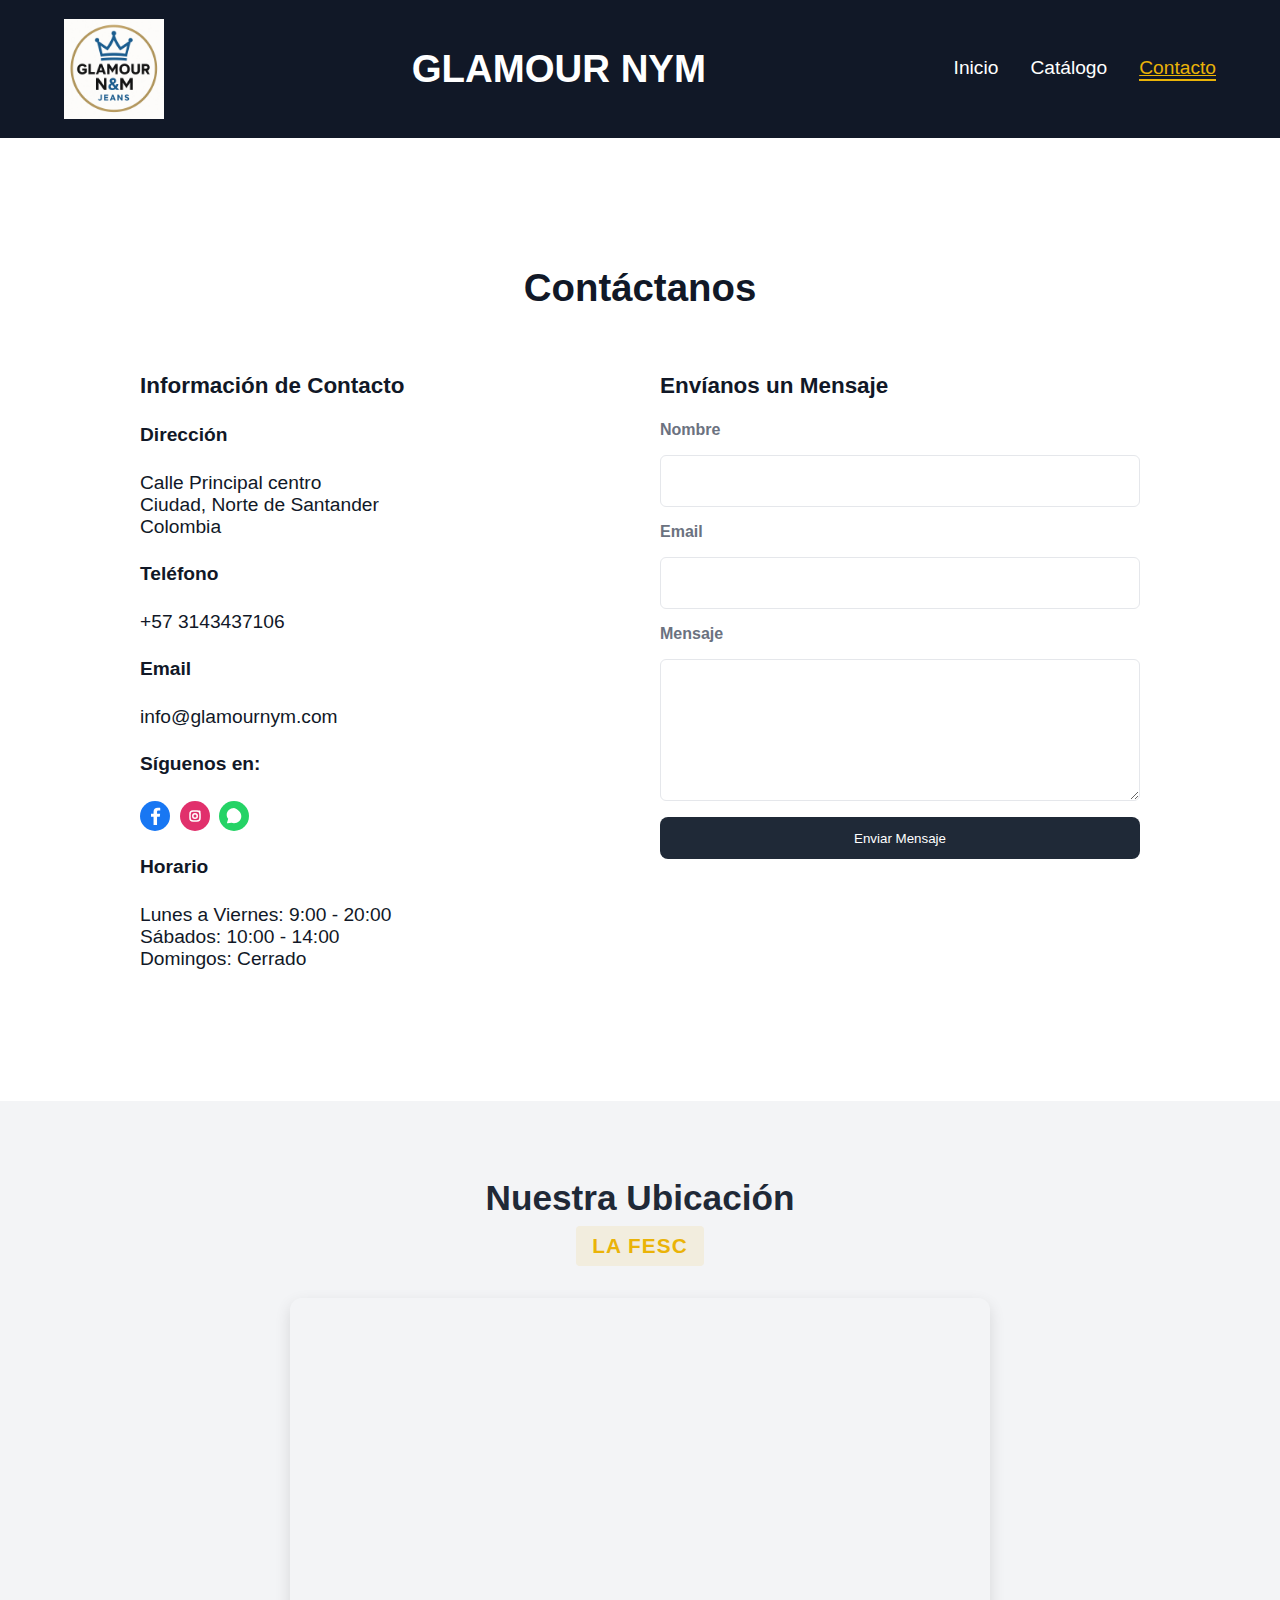
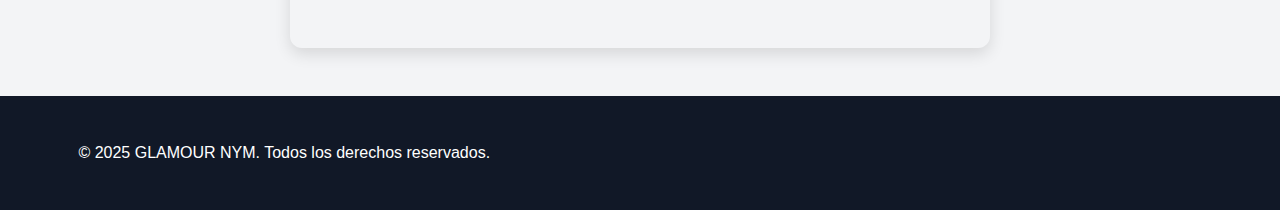
<file: contacto.html>
<!DOCTYPE html>
<html lang="es">
  <head>
    <meta charset="UTF-8" />
    <meta name="viewport" content="width=device-width, initial-scale=1.0" />
    <title>Contacto - GLAMOUR NYM</title>
    <link rel="icon" href="img/Logo.jpeg" type="image/x-icon" />
    <link rel="stylesheet" href="styles.css" />
    <script src="main.js" defer></script>
  </head>
  <body>
    <!-- NAV -->
    <nav class="navbar">
      <div class="container">
        <img src="img/Logo.jpeg" alt="Logo" width="100px" height="100px" />
        <h1>GLAMOUR NYM</h1>
        <button
          class="nav-toggle"
          aria-label="Abrir menú"
          aria-expanded="false"
        >
          <span class="hamburger"></span>
        </button>
        <ul class="nav-links">
          <li><a href="index.html" class="nav-link">Inicio</a></li>
          <li><a href="catalogo.html" class="nav-link">Catálogo</a></li>
          <li><a href="contacto.html" class="nav-link active">Contacto</a></li>
        </ul>
      </div>
    </nav>

    <!-- CONTENIDO -->
    <section class="contacto">
      <h2>Contáctanos</h2>

      <div class="grid">
        <!-- INFO -->
        <div class="info">
          <h3>Información de Contacto</h3>

          <div class="bloque">
            <h4>Dirección</h4>
            <p>
              Calle Principal centro<br />
              Ciudad, Norte de Santander<br />
              Colombia
            </p>
          </div>

          <div class="bloque">
            <h4>Teléfono</h4>
            <p>+57 3143437106</p>
          </div>

          <div class="bloque">
            <h4>Email</h4>
            <p>info@glamournym.com</p>
          </div>

          <div class="bloque">
            <h4>Síguenos en:</h4>
            <div class="redes-sociales">
              <a
                href="https://www.facebook.com/"
                target="_blank"
                rel="noopener noreferrer"
                class="icono-red"
                aria-label="Facebook"
              >
                <svg
                  width="30"
                  height="30"
                  viewBox="0 0 30 30"
                  fill="none"
                  xmlns="http://www.w3.org/2000/svg"
                >
                  <circle cx="15" cy="15" r="15" fill="#1877F3" />
                  <path
                    d="M17.0332 24V15.6442H19.7418L20.1416 12.7511H17.0332V10.9151C17.0332 10.0776 17.2625 9.52084 18.4897 9.52084H20.2337V6.9692C19.9411 6.92967 18.9155 6.83333 17.6981 6.83333C15.1739 6.83333 13.5548 8.19191 13.5548 10.6337V12.7511H11V15.6442H13.5548V24H17.0332Z"
                    fill="white"
                  />
                </svg>
              </a>
              <a
                href="https://www.instagram.com/glamournym/"
                target="_blank"
                rel="noopener noreferrer"
                class="icono-red"
                aria-label="Instagram"
                title="Instagram"
              >
                <svg
                  width="30"
                  height="30"
                  viewBox="0 0 30 30"
                  fill="none"
                  xmlns="http://www.w3.org/2000/svg"
                >
                  <circle cx="15" cy="15" r="15" fill="#E1306C" />
                  <path
                    d="M20.5 10.5C20.5 11.0523 20.0523 11.5 19.5 11.5C18.9477 11.5 18.5 11.0523 18.5 10.5C18.5 9.94772 18.9477 9.5 19.5 9.5C20.0523 9.5 20.5 9.94772 20.5 10.5Z"
                    fill="white"
                  />
                  <rect
                    x="10"
                    y="10"
                    width="10"
                    height="10"
                    rx="3"
                    stroke="white"
                    stroke-width="1.5"
                  />
                  <circle
                    cx="15"
                    cy="15"
                    r="2.25"
                    stroke="white"
                    stroke-width="1.5"
                  />
                </svg>
              </a>
              <a
                href="https://wa.me/573143437106"
                target="_blank"
                rel="noopener noreferrer"
                class="icono-red"
                aria-label="WhatsApp"
                title="WhatsApp"
              >
                <svg
                  width="30"
                  height="30"
                  viewBox="0 0 39 39"
                  fill="none"
                  xmlns="http://www.w3.org/2000/svg"
                >
                  <circle cx="19.5" cy="19.5" r="19.5" fill="#25D366" />
                  <path
                    d="M19.5 9C14.2533 9 10 13.0243 10 18.0434C10 20.004 10.7215 21.7217 11.9505 23.0258L10.4064 28.2138C10.275 28.6486 10.6508 29.0482 11.1005 28.9774L16.3874 28.1698C17.3799 28.5736 18.4172 28.791 19.5 28.791C24.7467 28.791 29 24.7667 29 19.7476C29 14.7286 24.7467 10.7042 19.5 9ZM22.857 21.8816C22.0916 21.5044 21.1007 21.0813 20.82 21.0052C20.5393 20.9291 20.3777 20.8931 20.1831 21.1767C19.9885 21.4603 19.3243 22.2307 19.1335 22.4263C18.9427 22.6218 18.7518 22.6445 18.4869 22.5092C18.2221 22.3738 17.288 22.0973 16.2763 21.1741C15.2645 20.2508 14.8217 19.3171 14.6903 19.0519C14.5589 18.7867 14.5743 18.5967 14.7179 18.4071C14.8615 18.2175 15.146 17.8658 15.2673 17.687C15.3886 17.5082 15.3889 17.3978 15.3126 17.2309C15.2363 17.0639 14.8336 16.0566 14.6614 15.6631C14.4893 15.2696 14.2957 15.3248 14.103 15.3326C13.9102 15.3403 13.6656 15.3648 13.4395 15.5963C13.2134 15.8277 12.8216 16.2604 12.8216 17.1138C12.8216 17.9672 13.4651 19.0136 13.558 19.1585C13.651 19.3033 14.9946 21.4707 17.2512 22.5778C19.5078 23.685 20.0703 23.4999 20.3231 23.4738C20.5759 23.4477 21.0904 23.1988 21.2521 22.9448C21.4139 22.6908 21.7594 22.4041 21.8624 22.2304C21.9655 22.0568 21.9391 21.9708 21.8553 21.9096C21.7716 21.8484 21.6223 21.7905 21.4527 21.7285C21.283 21.6665 21.7022 22.0587 22.1206 22.1439C22.5391 22.2292 23.0981 22.5993 23.175 22.5763C23.2519 22.5533 23.6224 22.4476 23.8297 22.2993C24.037 22.151 24.0034 21.9206 23.9814 21.8312C23.9593 21.7419 23.6224 21.6292 22.857 21.8816Z"
                    fill="white"
                  />
                </svg>
              </a>
            </div>
          </div>

          <div class="bloque">
            <h4>Horario</h4>
            <p>
              Lunes a Viernes: 9:00 - 20:00<br />
              Sábados: 10:00 - 14:00<br />
              Domingos: Cerrado
            </p>
          </div>
        </div>

        <!-- FORMULARIO -->
        <div class="formulario">
          <h3>Envíanos un Mensaje</h3>
          <form id="formContacto">
            <label for="nombre">Nombre</label>
            <input type="text" id="nombre" name="nombre" required />

            <label for="email">Email</label>
            <input type="email" id="email" name="email" required />

            <label for="mensaje">Mensaje</label>
            <textarea id="mensaje" name="mensaje" rows="6" required></textarea>

            <button type="submit" class="btn">Enviar Mensaje</button>
          </form>
        </div>
      </div>
    </section>

    <!-- MAPA -->
    <section class="mapa-seccion">
      <h2>Nuestra Ubicación</h2>
      <span class="ubicacion-label">LA FESC</span>
      <div class="mapa-contenedor">
        <iframe
          src="https://www.google.com/maps/embed?pb=!1m16!1m12!1m3!1d3952.1276080841676!2d-72.5048906264841!3d7.881714955894606!2m3!1f0!2f0!3f0!3m2!1i1024!2i768!4f13.1!2m1!1sLA%20FESC!5e0!3m2!1sen!2sco!4v1762821223417!5m2!1sen!2sco"
          class="mapa-iframe"
          allowfullscreen=""
          loading="lazy"
          title="Ubicación GLAMOUR NYM"
        ></iframe>
      </div>
    </section>

    <!-- FOOTER -->
    <footer class="footer">
      <div class="container">
        <p>&copy; 2025 GLAMOUR NYM. Todos los derechos reservados.</p>
      </div>
    </footer>
  </body>
</html>
</file>
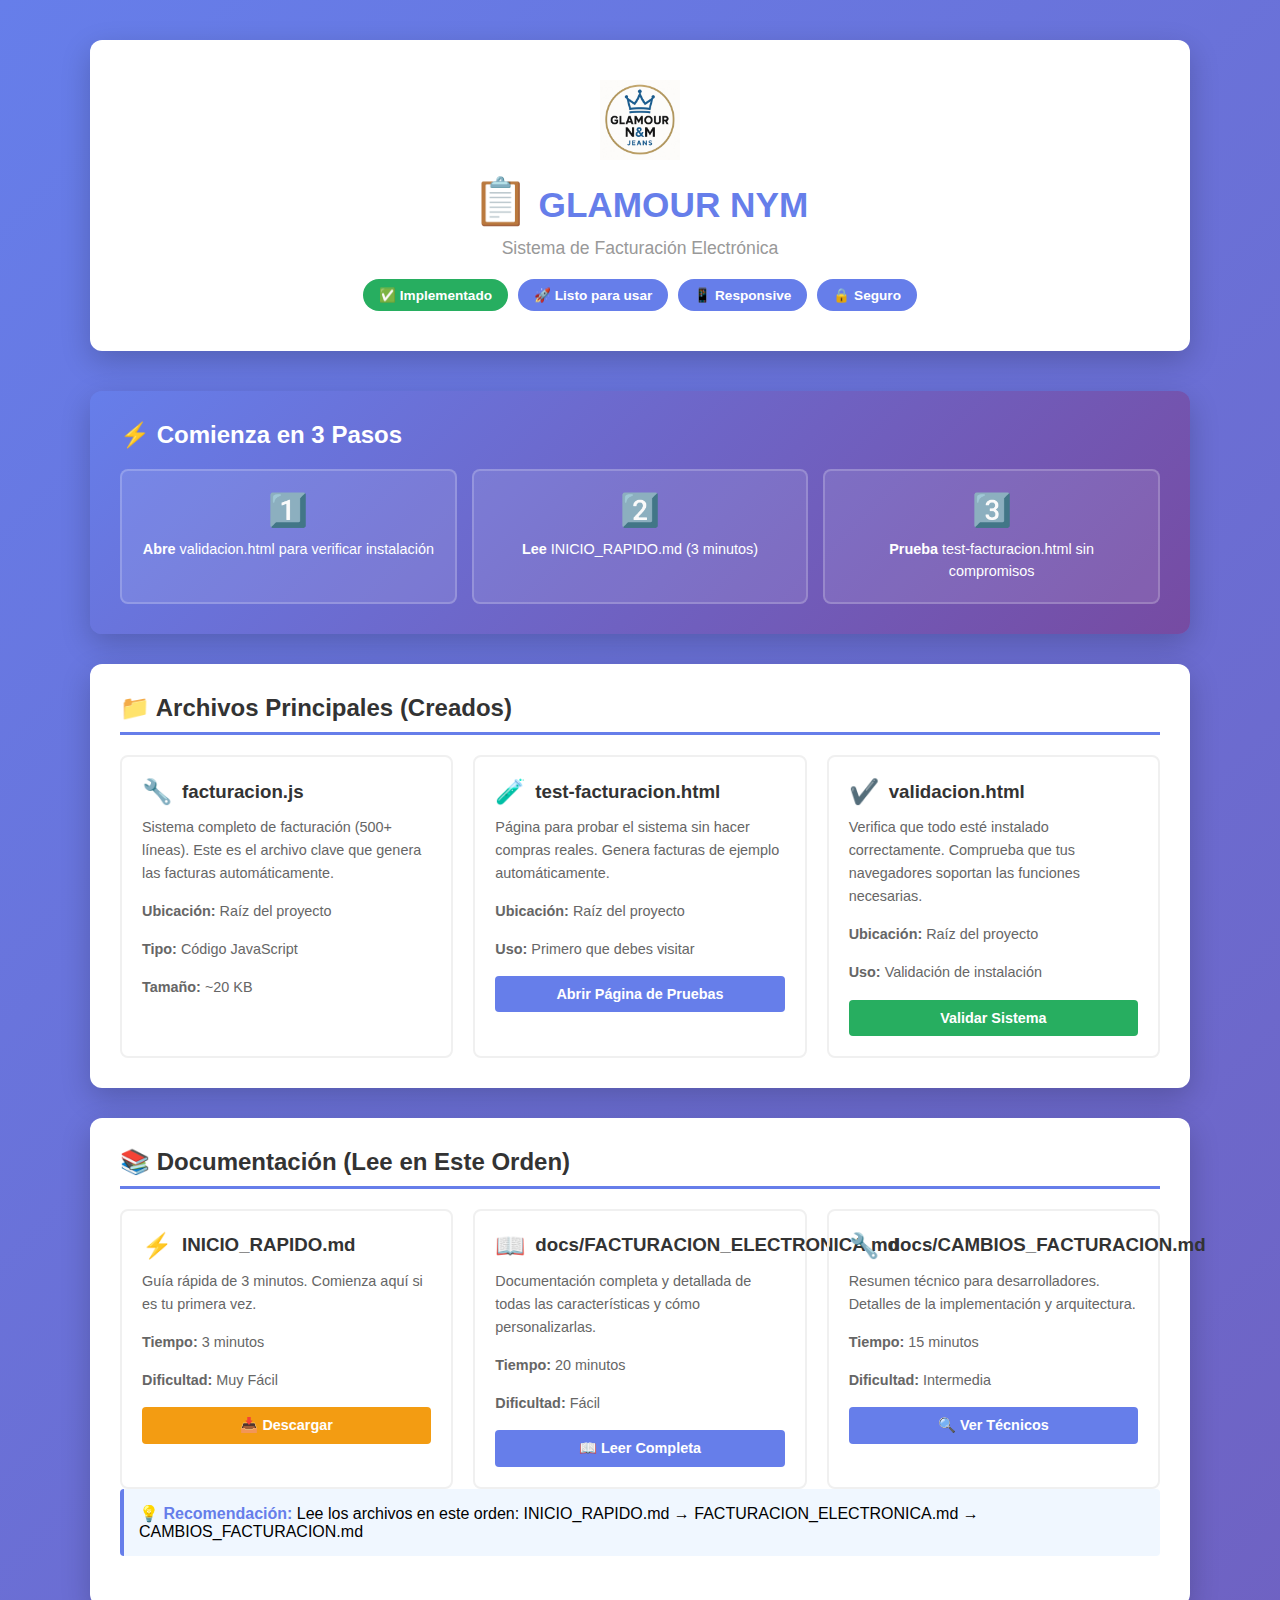
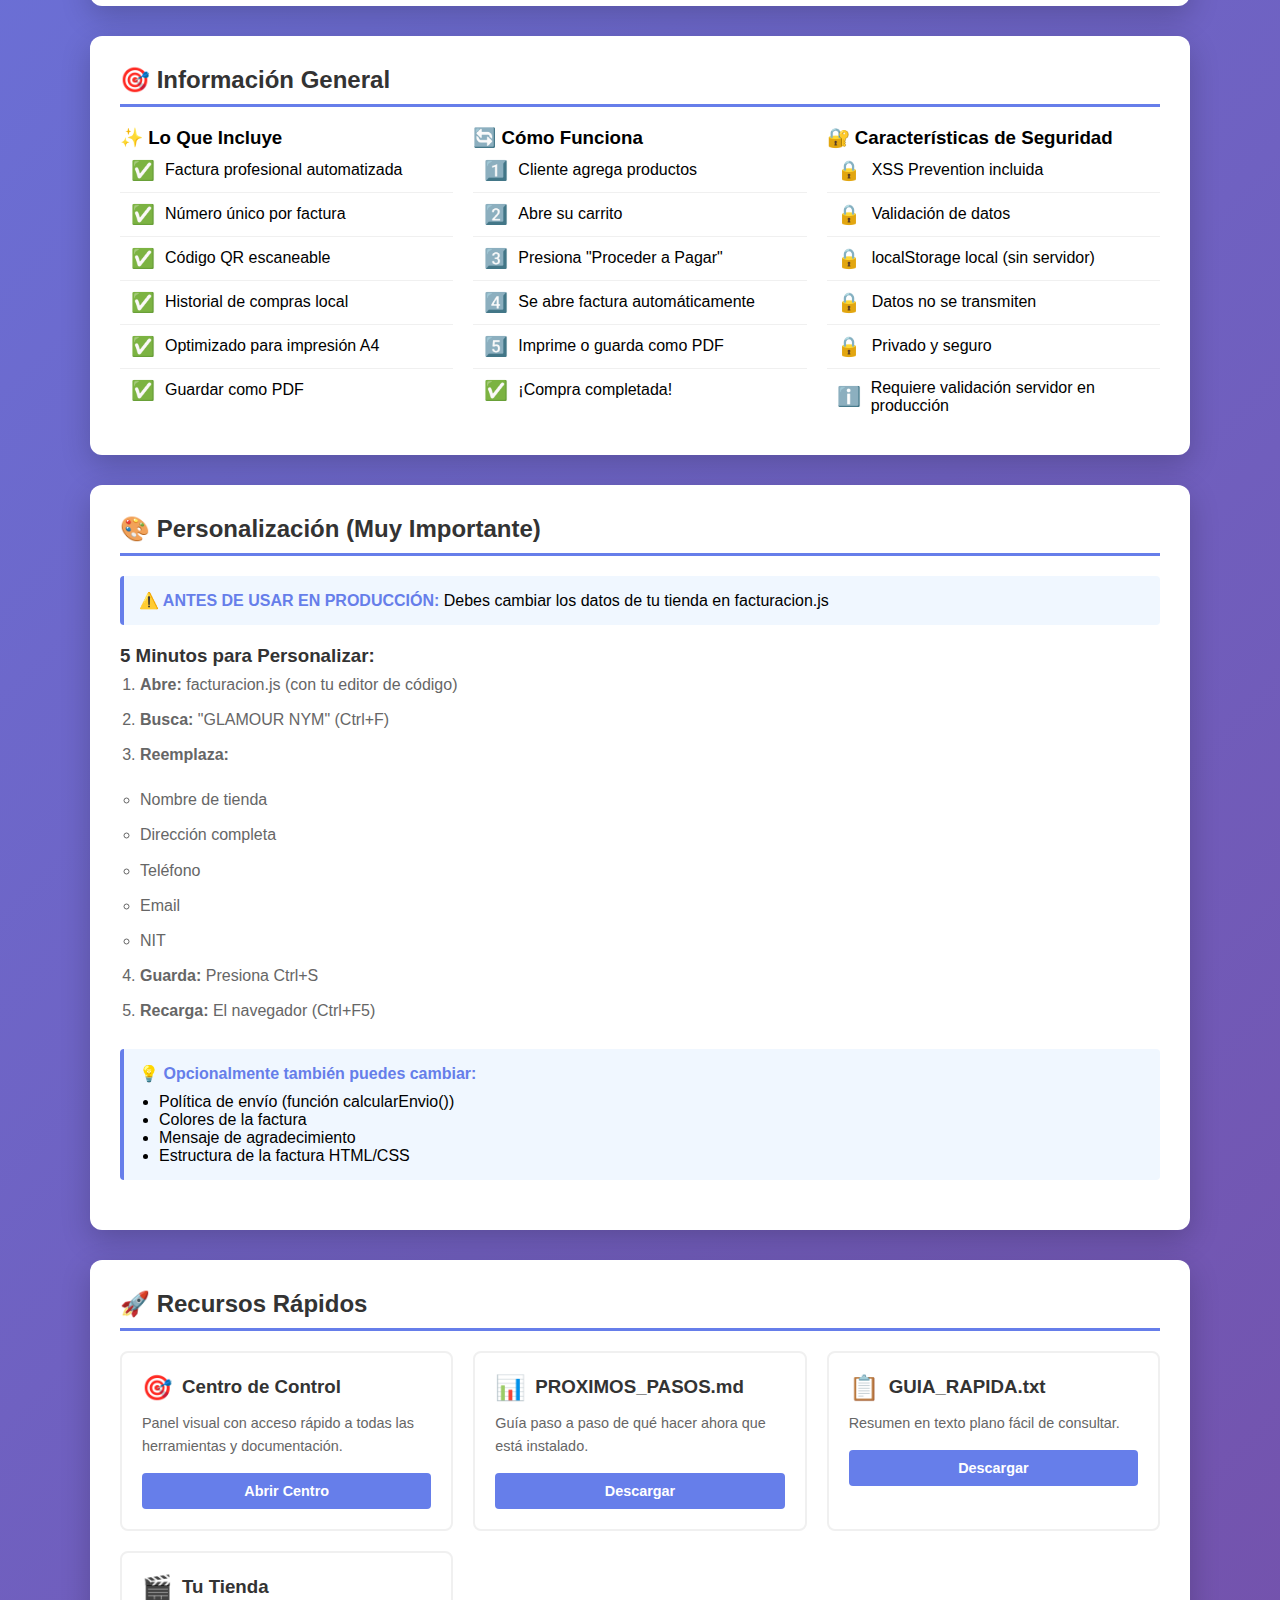
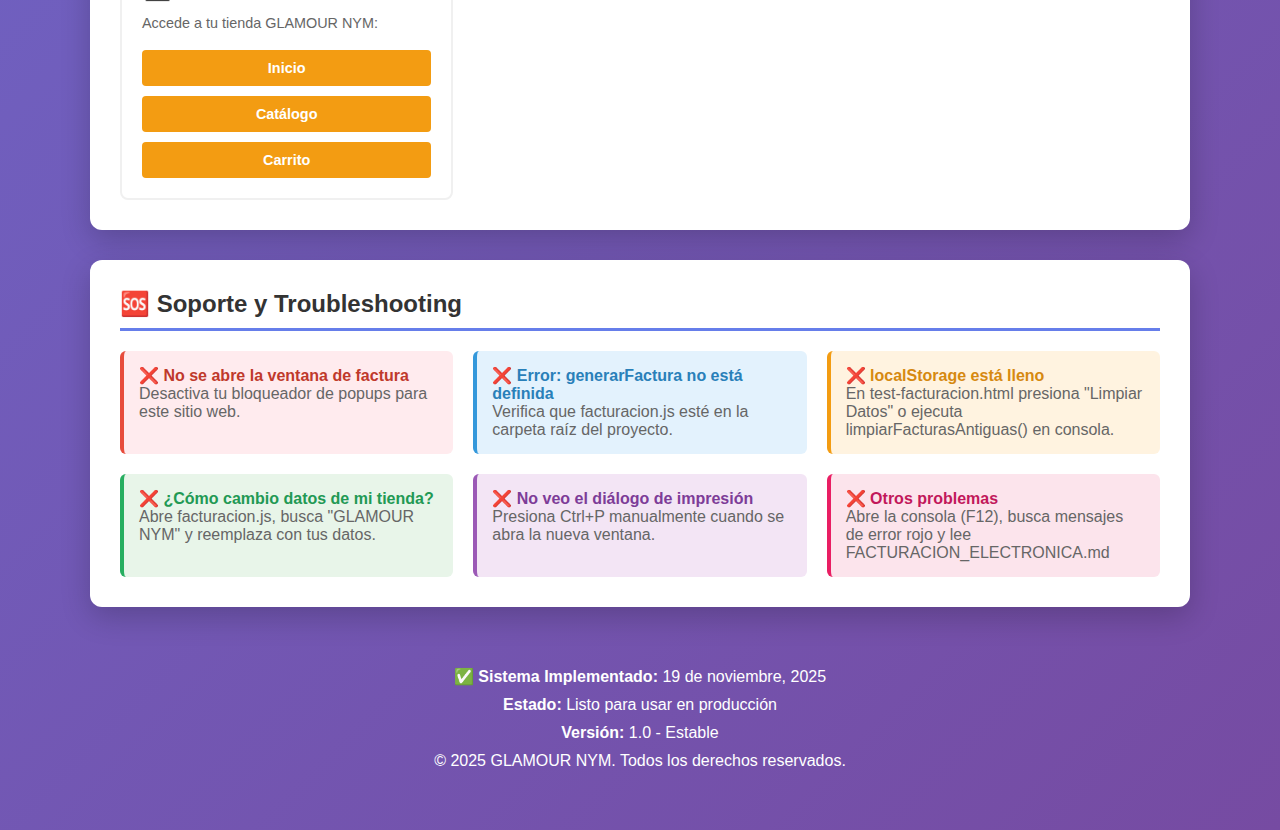
<file: index-facturacion.html>
<!DOCTYPE html>
<html lang="es">
  <head>
    <meta charset="UTF-8" />
    <meta name="viewport" content="width=device-width, initial-scale=1.0" />
    <title>GLAMOUR NYM - Índice de Facturación</title>
    <style>
      * {
        margin: 0;
        padding: 0;
        box-sizing: border-box;
      }

      body {
        font-family: "Segoe UI", Tahoma, Geneva, Verdana, sans-serif;
        background: linear-gradient(135deg, #667eea 0%, #764ba2 100%);
        min-height: 100vh;
        padding: 40px 20px;
      }

      .contenedor {
        max-width: 1100px;
        margin: 0 auto;
      }

      header {
        background: white;
        padding: 40px;
        border-radius: 12px;
        margin-bottom: 40px;
        box-shadow: 0 10px 30px rgba(0, 0, 0, 0.2);
        text-align: center;
      }

      /* Logo en el header */
      .logo {
        max-height: 80px;
        width: auto;
        display: block;
        margin: 0 auto 15px;
      }

      h1 {
        color: #667eea;
        font-size: 2.2rem;
        margin-bottom: 10px;
      }

      .subtitle {
        color: #999;
        font-size: 1.1rem;
        margin-bottom: 20px;
      }

      .badges {
        display: flex;
        justify-content: center;
        gap: 10px;
        flex-wrap: wrap;
      }

      .badge {
        background: #667eea;
        color: white;
        padding: 8px 16px;
        border-radius: 20px;
        font-size: 0.85rem;
        font-weight: 600;
      }

      .badge.success {
        background: #27ae60;
      }

      .seccion {
        background: white;
        padding: 30px;
        border-radius: 12px;
        margin-bottom: 30px;
        box-shadow: 0 10px 30px rgba(0, 0, 0, 0.2);
      }

      .seccion h2 {
        color: #333;
        margin-bottom: 20px;
        border-bottom: 3px solid #667eea;
        padding-bottom: 10px;
      }

      .grid {
        display: grid;
        grid-template-columns: repeat(auto-fit, minmax(280px, 1fr));
        gap: 20px;
      }

      .card {
        border: 2px solid #f0f0f0;
        border-radius: 8px;
        padding: 20px;
        transition: all 0.3s ease;
      }

      .card:hover {
        border-color: #667eea;
        box-shadow: 0 5px 15px rgba(102, 126, 234, 0.2);
        transform: translateY(-2px);
      }

      .card h3 {
        color: #333;
        margin-bottom: 10px;
        display: flex;
        align-items: center;
        gap: 10px;
      }

      .card p {
        color: #666;
        font-size: 0.9rem;
        line-height: 1.6;
        margin-bottom: 15px;
      }

      .card-links {
        display: flex;
        flex-direction: column;
        gap: 10px;
      }

      .link-btn {
        padding: 10px 15px;
        background: #667eea;
        color: white;
        text-decoration: none;
        border-radius: 4px;
        text-align: center;
        font-weight: 600;
        transition: background 0.3s;
        font-size: 0.9rem;
        border: none;
        cursor: pointer;
      }

      .link-btn:hover {
        background: #5568d3;
      }

      .link-btn.secundario {
        background: #27ae60;
      }

      .link-btn.secundario:hover {
        background: #229954;
      }

      .link-btn.terciario {
        background: #f39c12;
      }

      .link-btn.terciario:hover {
        background: #d68910;
      }

      .info-box {
        background: #f0f7ff;
        border-left: 4px solid #667eea;
        padding: 15px;
        border-radius: 4px;
        margin-bottom: 20px;
      }

      .info-box strong {
        color: #667eea;
      }

      .lista {
        list-style: none;
        padding: 0;
      }

      .lista li {
        padding: 10px;
        border-bottom: 1px solid #f0f0f0;
        display: flex;
        align-items: center;
        gap: 10px;
      }

      .lista li:last-child {
        border-bottom: none;
      }

      .lista-icon {
        font-size: 1.2rem;
        width: 25px;
        text-align: center;
      }

      .quick-start {
        background: linear-gradient(135deg, #667eea 0%, #764ba2 100%);
        color: white;
        padding: 30px;
        border-radius: 12px;
        margin: 30px 0;
        box-shadow: 0 10px 30px rgba(0, 0, 0, 0.2);
      }

      .quick-start h2 {
        border-bottom-color: rgba(255, 255, 255, 0.3);
        color: white;
      }

      .pasos {
        display: grid;
        grid-template-columns: repeat(auto-fit, minmax(200px, 1fr));
        gap: 15px;
        margin-top: 20px;
      }

      .paso {
        background: rgba(255, 255, 255, 0.1);
        padding: 20px;
        border-radius: 8px;
        text-align: center;
        border: 2px solid rgba(255, 255, 255, 0.2);
      }

      .paso-numero {
        font-size: 2rem;
        font-weight: bold;
        margin-bottom: 10px;
      }

      .paso p {
        font-size: 0.9rem;
        line-height: 1.5;
        margin: 0;
      }

      footer {
        text-align: center;
        color: white;
        padding: 20px;
        margin-top: 40px;
      }

      .emoji {
        font-size: 1.3em;
      }

      @media (max-width: 768px) {
        h1 {
          font-size: 1.5rem;
        }

        header {
          padding: 20px;
        }

        .seccion {
          padding: 20px;
        }

        .grid {
          grid-template-columns: 1fr;
        }

        .pasos {
          grid-template-columns: 1fr;
        }
      }
    </style>
  </head>
  <body>
    <div class="contenedor">
      <!-- ENCABEZADO -->
      <header>
        <!-- Logo de la empresa (archivo: img/Logo.jpeg) -->
        <img src="img/Logo.jpeg" alt="Logo GLAMOUR NYM" class="logo" />
        <h1><span class="emoji">📋</span> GLAMOUR NYM</h1>
        <p class="subtitle">Sistema de Facturación Electrónica</p>
        <div class="badges">
          <span class="badge success">✅ Implementado</span>
          <span class="badge">🚀 Listo para usar</span>
          <span class="badge">📱 Responsive</span>
          <span class="badge">🔒 Seguro</span>
        </div>
      </header>

      <!-- QUICK START -->
      <div class="quick-start">
        <h2>⚡ Comienza en 3 Pasos</h2>
        <div class="pasos">
          <div class="paso">
            <div class="paso-numero">1️⃣</div>
            <p>
              <strong>Abre</strong> validacion.html para verificar instalación
            </p>
          </div>
          <div class="paso">
            <div class="paso-numero">2️⃣</div>
            <p><strong>Lee</strong> INICIO_RAPIDO.md (3 minutos)</p>
          </div>
          <div class="paso">
            <div class="paso-numero">3️⃣</div>
            <p><strong>Prueba</strong> test-facturacion.html sin compromisos</p>
          </div>
        </div>
      </div>

      <!-- SECCIÓN 1: ARCHIVOS PRINCIPALES -->
      <div class="seccion">
        <h2>📁 Archivos Principales (Creados)</h2>
        <div class="grid">
          <div class="card">
            <h3><span class="emoji">🔧</span> facturacion.js</h3>
            <p>
              Sistema completo de facturación (500+ líneas). Este es el archivo
              clave que genera las facturas automáticamente.
            </p>
            <p><strong>Ubicación:</strong> Raíz del proyecto</p>
            <p><strong>Tipo:</strong> Código JavaScript</p>
            <p><strong>Tamaño:</strong> ~20 KB</p>
          </div>

          <div class="card">
            <h3><span class="emoji">🧪</span> test-facturacion.html</h3>
            <p>
              Página para probar el sistema sin hacer compras reales. Genera
              facturas de ejemplo automáticamente.
            </p>
            <p><strong>Ubicación:</strong> Raíz del proyecto</p>
            <p><strong>Uso:</strong> Primero que debes visitar</p>
            <div class="card-links">
              <a href="test-facturacion.html" class="link-btn"
                >Abrir Página de Pruebas</a
              >
            </div>
          </div>

          <div class="card">
            <h3><span class="emoji">✔️</span> validacion.html</h3>
            <p>
              Verifica que todo esté instalado correctamente. Comprueba que tus
              navegadores soportan las funciones necesarias.
            </p>
            <p><strong>Ubicación:</strong> Raíz del proyecto</p>
            <p><strong>Uso:</strong> Validación de instalación</p>
            <div class="card-links">
              <a href="validacion.html" class="link-btn secundario"
                >Validar Sistema</a
              >
            </div>
          </div>
        </div>
      </div>

      <!-- SECCIÓN 2: DOCUMENTACIÓN -->
      <div class="seccion">
        <h2>📚 Documentación (Lee en Este Orden)</h2>
        <div class="grid">
          <div class="card">
            <h3><span class="emoji">⚡</span> INICIO_RAPIDO.md</h3>
            <p>Guía rápida de 3 minutos. Comienza aquí si es tu primera vez.</p>
            <p><strong>Tiempo:</strong> 3 minutos</p>
            <p><strong>Dificultad:</strong> Muy Fácil</p>
            <div class="card-links">
              <a href="INICIO_RAPIDO.md" class="link-btn terciario" download
                >📥 Descargar</a
              >
            </div>
          </div>

          <div class="card">
            <h3>
              <span class="emoji">📖</span> docs/FACTURACION_ELECTRONICA.md
            </h3>
            <p>
              Documentación completa y detallada de todas las características y
              cómo personalizarlas.
            </p>
            <p><strong>Tiempo:</strong> 20 minutos</p>
            <p><strong>Dificultad:</strong> Fácil</p>
            <div class="card-links">
              <a
                href="docs/FACTURACION_ELECTRONICA.md"
                class="link-btn"
                download
                >📖 Leer Completa</a
              >
            </div>
          </div>

          <div class="card">
            <h3><span class="emoji">🔧</span> docs/CAMBIOS_FACTURACION.md</h3>
            <p>
              Resumen técnico para desarrolladores. Detalles de la
              implementación y arquitectura.
            </p>
            <p><strong>Tiempo:</strong> 15 minutos</p>
            <p><strong>Dificultad:</strong> Intermedia</p>
            <div class="card-links">
              <a href="docs/CAMBIOS_FACTURACION.md" class="link-btn" download
                >🔍 Ver Técnicos</a
              >
            </div>
          </div>
        </div>

        <div class="info-box">
          <strong>💡 Recomendación:</strong> Lee los archivos en este orden:
          INICIO_RAPIDO.md → FACTURACION_ELECTRONICA.md → CAMBIOS_FACTURACION.md
        </div>
      </div>

      <!-- SECCIÓN 3: INFORMACIÓN GENERAL -->
      <div class="seccion">
        <h2>🎯 Información General</h2>

        <div
          style="
            display: grid;
            grid-template-columns: repeat(auto-fit, minmax(300px, 1fr));
            gap: 20px;
          "
        >
          <div>
            <h3>✨ Lo Que Incluye</h3>
            <ul class="lista">
              <li>
                <span class="lista-icon">✅</span> Factura profesional
                automatizada
              </li>
              <li>
                <span class="lista-icon">✅</span> Número único por factura
              </li>
              <li><span class="lista-icon">✅</span> Código QR escaneable</li>
              <li>
                <span class="lista-icon">✅</span> Historial de compras local
              </li>
              <li>
                <span class="lista-icon">✅</span> Optimizado para impresión A4
              </li>
              <li><span class="lista-icon">✅</span> Guardar como PDF</li>
            </ul>
          </div>

          <div>
            <h3>🔄 Cómo Funciona</h3>
            <ul class="lista">
              <li>
                <span class="lista-icon">1️⃣</span> Cliente agrega productos
              </li>
              <li><span class="lista-icon">2️⃣</span> Abre su carrito</li>
              <li>
                <span class="lista-icon">3️⃣</span> Presiona "Proceder a Pagar"
              </li>
              <li>
                <span class="lista-icon">4️⃣</span> Se abre factura
                automáticamente
              </li>
              <li>
                <span class="lista-icon">5️⃣</span> Imprime o guarda como PDF
              </li>
              <li><span class="lista-icon">✅</span> ¡Compra completada!</li>
            </ul>
          </div>

          <div>
            <h3>🔐 Características de Seguridad</h3>
            <ul class="lista">
              <li>
                <span class="lista-icon">🔒</span> XSS Prevention incluida
              </li>
              <li><span class="lista-icon">🔒</span> Validación de datos</li>
              <li>
                <span class="lista-icon">🔒</span> localStorage local (sin
                servidor)
              </li>
              <li><span class="lista-icon">🔒</span> Datos no se transmiten</li>
              <li><span class="lista-icon">🔒</span> Privado y seguro</li>
              <li>
                <span class="lista-icon">ℹ️</span> Requiere validación servidor
                en producción
              </li>
            </ul>
          </div>
        </div>
      </div>

      <!-- SECCIÓN 4: PERSONALIZACIÓN -->
      <div class="seccion">
        <h2>🎨 Personalización (Muy Importante)</h2>

        <div class="info-box">
          <strong>⚠️ ANTES DE USAR EN PRODUCCIÓN:</strong> Debes cambiar los
          datos de tu tienda en facturacion.js
        </div>

        <h3 style="margin-top: 0; color: #333">5 Minutos para Personalizar:</h3>

        <ol style="padding-left: 20px; color: #666; line-height: 2.2">
          <li>
            <strong>Abre:</strong> facturacion.js (con tu editor de código)
          </li>
          <li><strong>Busca:</strong> "GLAMOUR NYM" (Ctrl+F)</li>
          <li>
            <strong>Reemplaza:</strong>
            <ul style="margin-top: 10px">
              <li>Nombre de tienda</li>
              <li>Dirección completa</li>
              <li>Teléfono</li>
              <li>Email</li>
              <li>NIT</li>
            </ul>
          </li>
          <li><strong>Guarda:</strong> Presiona Ctrl+S</li>
          <li><strong>Recarga:</strong> El navegador (Ctrl+F5)</li>
        </ol>

        <div class="info-box" style="margin-top: 20px">
          <strong>💡 Opcionalmente también puedes cambiar:</strong>
          <ul style="margin: 10px 0 0 0; padding-left: 20px">
            <li>Política de envío (función calcularEnvio())</li>
            <li>Colores de la factura</li>
            <li>Mensaje de agradecimiento</li>
            <li>Estructura de la factura HTML/CSS</li>
          </ul>
        </div>
      </div>

      <!-- SECCIÓN 5: RECURSOS RÁPIDOS -->
      <div class="seccion">
        <h2>🚀 Recursos Rápidos</h2>

        <div class="grid">
          <div class="card">
            <h3><span class="emoji">🎯</span> Centro de Control</h3>
            <p>
              Panel visual con acceso rápido a todas las herramientas y
              documentación.
            </p>
            <div class="card-links">
              <a href="centro-control.html" class="link-btn">Abrir Centro</a>
            </div>
          </div>

          <div class="card">
            <h3><span class="emoji">📊</span> PROXIMOS_PASOS.md</h3>
            <p>Guía paso a paso de qué hacer ahora que está instalado.</p>
            <div class="card-links">
              <a href="PROXIMOS_PASOS.md" class="link-btn" download
                >Descargar</a
              >
            </div>
          </div>

          <div class="card">
            <h3><span class="emoji">📋</span> GUIA_RAPIDA.txt</h3>
            <p>Resumen en texto plano fácil de consultar.</p>
            <div class="card-links">
              <a href="GUIA_RAPIDA.txt" class="link-btn" download>Descargar</a>
            </div>
          </div>

          <div class="card">
            <h3><span class="emoji">🎬</span> Tu Tienda</h3>
            <p>Accede a tu tienda GLAMOUR NYM:</p>
            <div class="card-links">
              <a href="index.html" class="link-btn terciario">Inicio</a>
              <a href="catalogo.html" class="link-btn terciario">Catálogo</a>
              <a href="carrito.html" class="link-btn terciario">Carrito</a>
            </div>
          </div>
        </div>
      </div>

      <!-- SECCIÓN 6: SOPORTE -->
      <div class="seccion">
        <h2>🆘 Soporte y Troubleshooting</h2>

        <div
          style="
            display: grid;
            grid-template-columns: repeat(auto-fit, minmax(300px, 1fr));
            gap: 20px;
          "
        >
          <div
            style="
              background: #ffebee;
              padding: 15px;
              border-radius: 6px;
              border-left: 4px solid #e74c3c;
            "
          >
            <h4 style="color: #c0392b; margin-top: 0">
              ❌ No se abre la ventana de factura
            </h4>
            <p style="margin: 0; color: #666">
              Desactiva tu bloqueador de popups para este sitio web.
            </p>
          </div>

          <div
            style="
              background: #e3f2fd;
              padding: 15px;
              border-radius: 6px;
              border-left: 4px solid #3498db;
            "
          >
            <h4 style="color: #2980b9; margin-top: 0">
              ❌ Error: generarFactura no está definida
            </h4>
            <p style="margin: 0; color: #666">
              Verifica que facturacion.js esté en la carpeta raíz del proyecto.
            </p>
          </div>

          <div
            style="
              background: #fff3e0;
              padding: 15px;
              border-radius: 6px;
              border-left: 4px solid #f39c12;
            "
          >
            <h4 style="color: #d68910; margin-top: 0">
              ❌ localStorage está lleno
            </h4>
            <p style="margin: 0; color: #666">
              En test-facturacion.html presiona "Limpiar Datos" o ejecuta
              limpiarFacturasAntiguas() en consola.
            </p>
          </div>

          <div
            style="
              background: #e8f5e9;
              padding: 15px;
              border-radius: 6px;
              border-left: 4px solid #27ae60;
            "
          >
            <h4 style="color: #229954; margin-top: 0">
              ❌ ¿Cómo cambio datos de mi tienda?
            </h4>
            <p style="margin: 0; color: #666">
              Abre facturacion.js, busca "GLAMOUR NYM" y reemplaza con tus
              datos.
            </p>
          </div>

          <div
            style="
              background: #f3e5f5;
              padding: 15px;
              border-radius: 6px;
              border-left: 4px solid #9b59b6;
            "
          >
            <h4 style="color: #7d3c98; margin-top: 0">
              ❌ No veo el diálogo de impresión
            </h4>
            <p style="margin: 0; color: #666">
              Presiona Ctrl+P manualmente cuando se abra la nueva ventana.
            </p>
          </div>

          <div
            style="
              background: #fce4ec;
              padding: 15px;
              border-radius: 6px;
              border-left: 4px solid #e91e63;
            "
          >
            <h4 style="color: #c2185b; margin-top: 0">❌ Otros problemas</h4>
            <p style="margin: 0; color: #666">
              Abre la consola (F12), busca mensajes de error rojo y lee
              FACTURACION_ELECTRONICA.md
            </p>
          </div>
        </div>
      </div>

      <!-- FOOTER -->
      <footer>
        <p style="margin-bottom: 10px">
          <strong>✅ Sistema Implementado:</strong> 19 de noviembre, 2025
        </p>
        <p style="margin-bottom: 10px">
          <strong>Estado:</strong> Listo para usar en producción
        </p>
        <p style="margin-bottom: 10px">
          <strong>Versión:</strong> 1.0 - Estable
        </p>
        <p>&copy; 2025 GLAMOUR NYM. Todos los derechos reservados.</p>
      </footer>
    </div>
  </body>
</html>
</file>
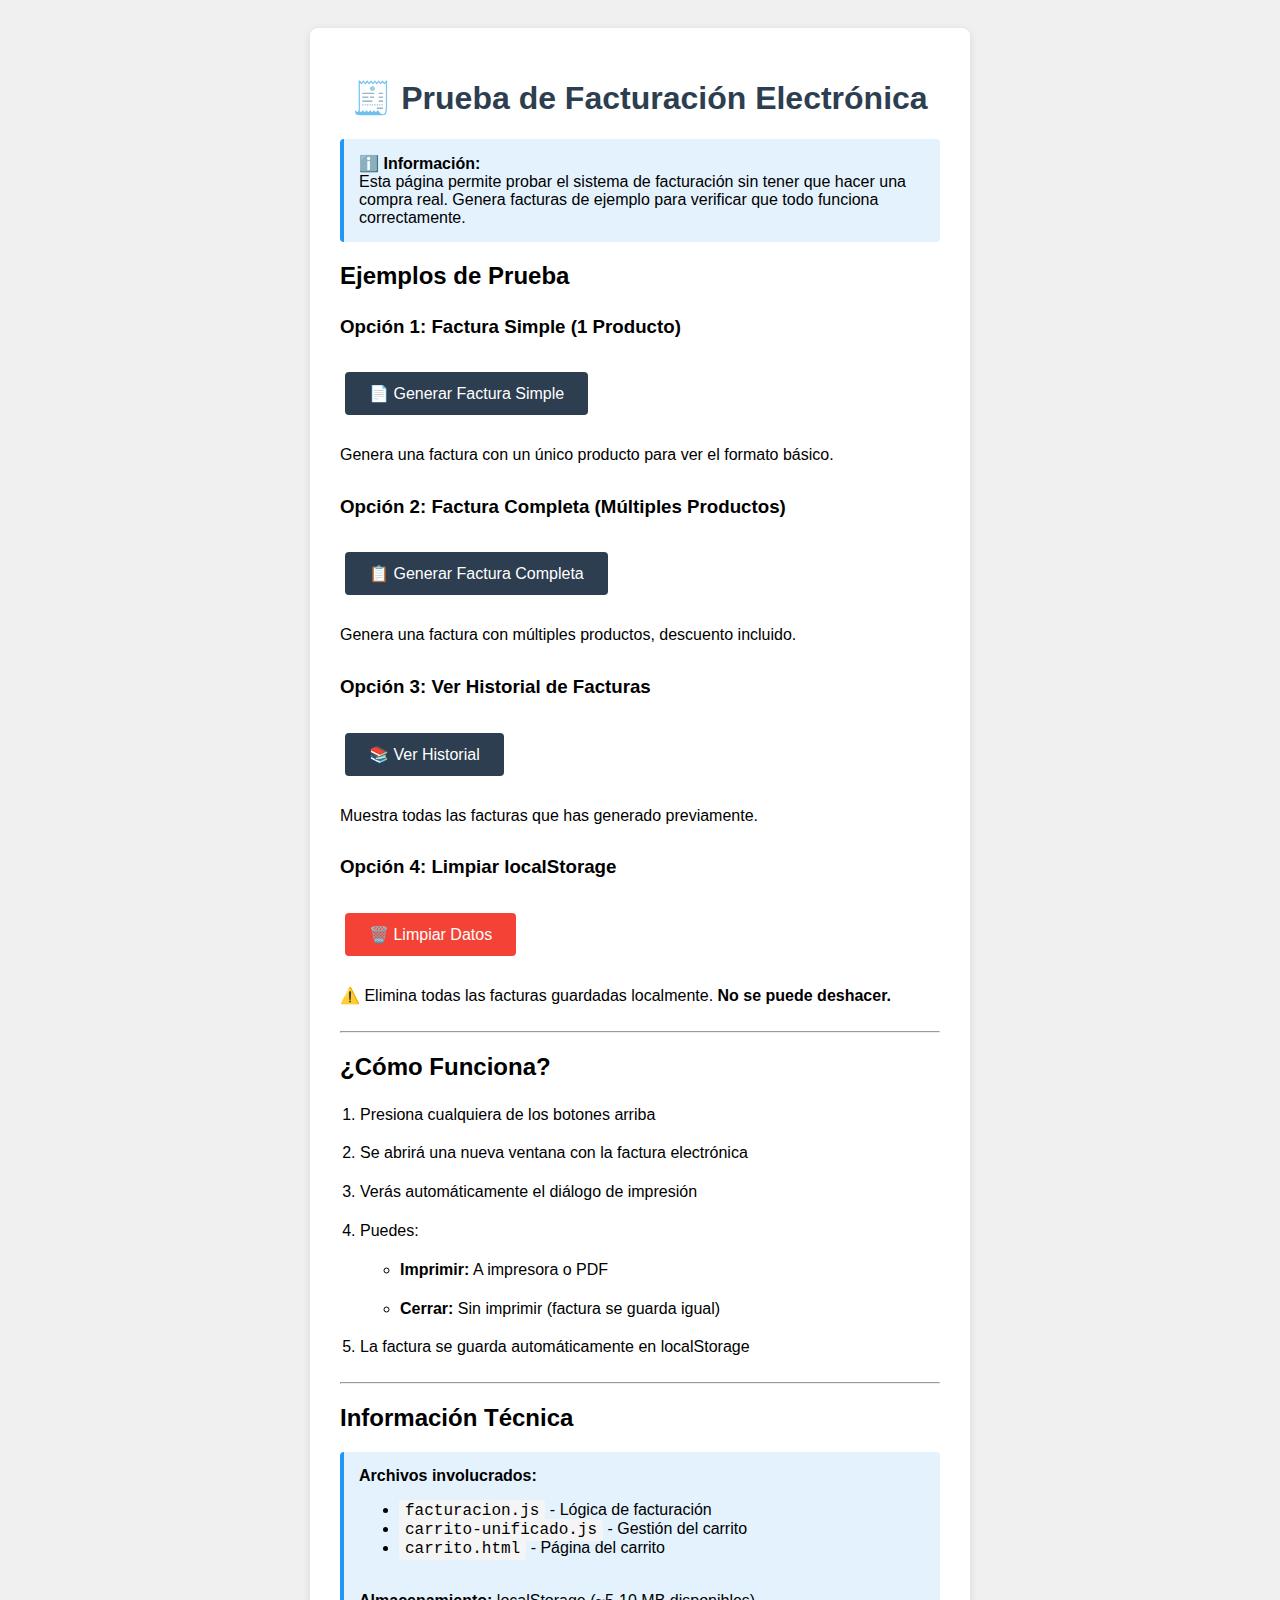
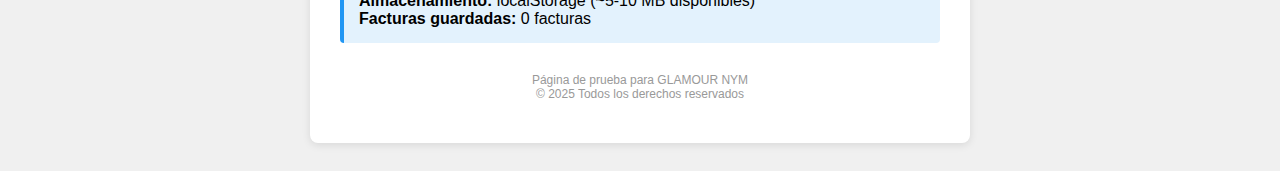
<file: test-facturacion.html>
<!DOCTYPE html>
<html lang="es">
  <head>
    <meta charset="UTF-8" />
    <meta name="viewport" content="width=device-width, initial-scale=1.0" />
    <title>Prueba de Facturación</title>
    <style>
      body {
        font-family: Arial, sans-serif;
        padding: 20px;
        background-color: #f0f0f0;
      }
      .container {
        max-width: 600px;
        margin: 0 auto;
        background: white;
        padding: 30px;
        border-radius: 8px;
        box-shadow: 0 2px 8px rgba(0, 0, 0, 0.1);
      }
      h1 {
        color: #2c3e50;
        text-align: center;
      }
      .info {
        background: #e3f2fd;
        border-left: 4px solid #2196f3;
        padding: 15px;
        margin: 20px 0;
        border-radius: 4px;
      }
      .button {
        display: inline-block;
        background: #2c3e50;
        color: white;
        padding: 12px 24px;
        border: none;
        border-radius: 4px;
        cursor: pointer;
        font-size: 16px;
        margin: 10px 5px;
        transition: background 0.3s;
      }
      .button:hover {
        background: #1a252f;
      }
      .buttons-container {
        text-align: center;
        margin: 30px 0;
      }
      code {
        background: #f5f5f5;
        padding: 2px 6px;
        border-radius: 3px;
        font-family: "Courier New", monospace;
      }
      .success {
        color: #27ae60;
        font-weight: bold;
      }
      .steps {
        margin: 20px 0;
        line-height: 1.8;
      }
      .steps ol {
        padding-left: 20px;
      }
      .steps li {
        margin: 10px 0;
      }
    </style>
  </head>
  <body>
    <div class="container">
      <h1>🧾 Prueba de Facturación Electrónica</h1>

      <div class="info">
        <strong>ℹ️ Información:</strong><br />
        Esta página permite probar el sistema de facturación sin tener que hacer
        una compra real. Genera facturas de ejemplo para verificar que todo
        funciona correctamente.
      </div>

      <h2>Ejemplos de Prueba</h2>

      <div class="steps">
        <h3>Opción 1: Factura Simple (1 Producto)</h3>
        <button class="button" onclick="generarFacturaSimple()">
          📄 Generar Factura Simple
        </button>
        <p>
          Genera una factura con un único producto para ver el formato básico.
        </p>
      </div>

      <div class="steps">
        <h3>Opción 2: Factura Completa (Múltiples Productos)</h3>
        <button class="button" onclick="generarFacturaCompleta()">
          📋 Generar Factura Completa
        </button>
        <p>Genera una factura con múltiples productos, descuento incluido.</p>
      </div>

      <div class="steps">
        <h3>Opción 3: Ver Historial de Facturas</h3>
        <button class="button" onclick="verHistorial()">
          📚 Ver Historial
        </button>
        <p>Muestra todas las facturas que has generado previamente.</p>
      </div>

      <div class="steps">
        <h3>Opción 4: Limpiar localStorage</h3>
        <button
          class="button"
          onclick="limpiarStorage()"
          style="background: #f44336"
        >
          🗑️ Limpiar Datos
        </button>
        <p>
          ⚠️ Elimina todas las facturas guardadas localmente.
          <strong>No se puede deshacer.</strong>
        </p>
      </div>

      <hr />

      <h2>¿Cómo Funciona?</h2>
      <div class="steps">
        <ol>
          <li>Presiona cualquiera de los botones arriba</li>
          <li>Se abrirá una nueva ventana con la factura electrónica</li>
          <li>Verás automáticamente el diálogo de impresión</li>
          <li>
            Puedes:
            <ul>
              <li><strong>Imprimir:</strong> A impresora o PDF</li>
              <li>
                <strong>Cerrar:</strong> Sin imprimir (factura se guarda igual)
              </li>
            </ul>
          </li>
          <li>La factura se guarda automáticamente en localStorage</li>
        </ol>
      </div>

      <hr />

      <h2>Información Técnica</h2>
      <div class="info">
        <strong>Archivos involucrados:</strong>
        <ul>
          <li><code>facturacion.js</code> - Lógica de facturación</li>
          <li><code>carrito-unificado.js</code> - Gestión del carrito</li>
          <li><code>carrito.html</code> - Página del carrito</li>
        </ul>
        <br />
        <strong>Almacenamiento:</strong> localStorage (~5-10 MB disponibles)
        <br />
        <strong>Facturas guardadas:</strong>
        <span id="countFacturas">0</span> facturas
      </div>

      <p
        style="
          text-align: center;
          color: #999;
          margin-top: 30px;
          font-size: 12px;
        "
      >
        Página de prueba para GLAMOUR NYM<br />
        © 2025 Todos los derechos reservados
      </p>
    </div>

    <!-- IMPORTANTE: Incluye el archivo facturacion.js -->
    <script src="facturacion.js"></script>

    <script>
      /**
       * Actualizar contador de facturas
       */
      function actualizarContador() {
        const historial = obtenerHistorialFacturas();
        document.getElementById("countFacturas").textContent = historial.length;
      }

      /**
       * Generar factura simple (prueba 1)
       */
      function generarFacturaSimple() {
        const items = [
          {
            nombre: "Pantalón Clásico Azul",
            precio: 89900,
            talla: "M",
            cantidad: 1,
          },
        ];

        const resumen = {
          subtotal: 89900,
          descuento: 0,
        };

        generarFactura(items, resumen);
        setTimeout(actualizarContador, 500);
      }

      /**
       * Generar factura completa (prueba 2)
       */
      function generarFacturaCompleta() {
        const items = [
          {
            nombre: "Pantalón Clásico Azul",
            precio: 89900,
            talla: "M",
            cantidad: 2,
          },
          {
            nombre: "Blusa Elegante Blanca",
            precio: 65900,
            talla: "S",
            cantidad: 1,
          },
          {
            nombre: "Chaqueta Premium Negra",
            precio: 149900,
            talla: "L",
            cantidad: 1,
          },
          {
            nombre: "Cinturón de Cuero",
            precio: 45000,
            talla: "Único",
            cantidad: 1,
          },
        ];

        // Subtotal: (89900*2) + 65900 + 149900 + 45000 = 440600
        const resumen = {
          subtotal: 440600,
          descuento: 44060, // 10% de descuento
        };

        generarFactura(items, resumen);
        setTimeout(actualizarContador, 500);
      }

      /**
       * Ver historial de facturas
       */
      function verHistorial() {
        const facturas = obtenerHistorialFacturas();

        if (facturas.length === 0) {
          alert(
            "❌ No hay facturas generadas aún.\n\nGenera una factura de prueba primero."
          );
          return;
        }

        let mensaje = `✅ Se encontraron ${facturas.length} factura(s):\n\n`;
        facturas.forEach((f, i) => {
          const fecha = new Date(f.fecha).toLocaleDateString("es-CO");
          const total = f.total.toLocaleString("es-CO", {
            style: "currency",
            currency: "COP",
            minimumFractionDigits: 0,
          });
          mensaje += `${i + 1}. ${
            f.numero
          }\n   Fecha: ${fecha} | Total: ${total}\n\n`;
        });

        alert(mensaje);
      }

      /**
       * Limpiar localStorage
       */
      function limpiarStorage() {
        if (
          confirm(
            "⚠️ ¿Estás seguro?\n\nEsto eliminará TODAS las facturas guardadas.\nEsta acción NO se puede deshacer."
          )
        ) {
          // Obtener lista de facturas
          try {
            const datosLista = localStorage.getItem("facturaGLAMOUR_lista");
            if (datosLista) {
              const lista = JSON.parse(datosLista);
              // Eliminar cada factura
              lista.forEach((numero) => {
                localStorage.removeItem(`facturaGLAMOUR_${numero}`);
              });
              // Eliminar lista
              localStorage.removeItem("facturaGLAMOUR_lista");
            }
            alert("✅ Datos eliminados correctamente.");
            actualizarContador();
          } catch (error) {
            alert("❌ Error al limpiar datos: " + error.message);
          }
        }
      }

      // Actualizar contador al cargar la página
      actualizarContador();

      // Mensaje en consola
      console.log(
        "%c🧾 Sistema de Facturación Activo",
        "color: #2c3e50; font-size: 16px; font-weight: bold;"
      );
      console.log("Funciones disponibles:");
      console.log("- generarFactura(items, resumen)");
      console.log("- obtenerHistorialFacturas()");
      console.log("- limpiarFacturasAntiguas()");
    </script>
  </body>
</html>
</file>
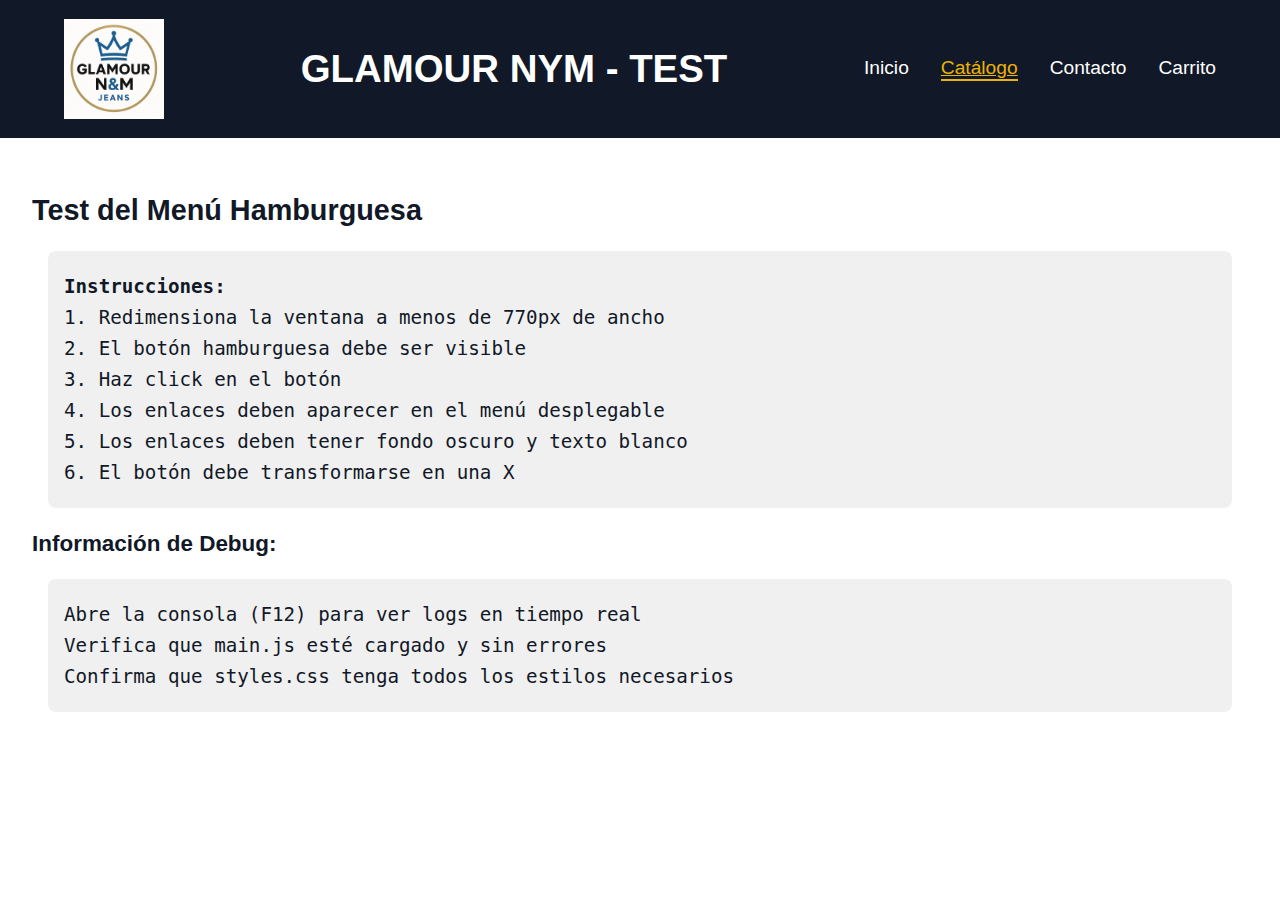
<file: test-hamburger.html>
<!DOCTYPE html>
<html lang="es">
  <head>
    <meta charset="UTF-8" />
    <meta name="viewport" content="width=device-width, initial-scale=1.0" />
    <title>Test Hamburger Menu</title>
    <link rel="stylesheet" href="styles.css" />
    <style>
      body {
        margin: 0;
        padding: 0;
      }

      .test-info {
        background: #f0f0f0;
        padding: 1rem;
        margin: 1rem;
        border-radius: 8px;
        font-family: monospace;
      }

      .test-info p {
        margin: 0.5rem 0;
      }

      .content {
        padding: 2rem;
      }
    </style>
  </head>
  <body>
    <!-- Navegación -->
    <nav class="navbar">
      <div class="container">
        <img src="img/Logo.jpeg" alt="Logo" width="100px" height="100px" />
        <h1>GLAMOUR NYM - TEST</h1>
        <button
          class="nav-toggle"
          aria-label="Abrir menú"
          aria-expanded="false"
        >
          <span class="hamburger"></span>
        </button>
        <ul class="nav-links">
          <li><a href="#" class="nav-link">Inicio</a></li>
          <li><a href="#" class="nav-link active">Catálogo</a></li>
          <li><a href="#" class="nav-link">Contacto</a></li>
          <li><a href="#" class="nav-link">Carrito</a></li>
        </ul>
      </div>
    </nav>

    <div class="content">
      <h2>Test del Menú Hamburguesa</h2>
      <div class="test-info">
        <p><strong>Instrucciones:</strong></p>
        <p>1. Redimensiona la ventana a menos de 770px de ancho</p>
        <p>2. El botón hamburguesa debe ser visible</p>
        <p>3. Haz click en el botón</p>
        <p>4. Los enlaces deben aparecer en el menú desplegable</p>
        <p>5. Los enlaces deben tener fondo oscuro y texto blanco</p>
        <p>6. El botón debe transformarse en una X</p>
      </div>

      <h3>Información de Debug:</h3>
      <div class="test-info">
        <p>Abre la consola (F12) para ver logs en tiempo real</p>
        <p>Verifica que main.js esté cargado y sin errores</p>
        <p>Confirma que styles.css tenga todos los estilos necesarios</p>
      </div>
    </div>

    <script src="main.js" defer></script>
    <script>
      // Debug log
      console.log("Test page loaded");

      document.addEventListener("DOMContentLoaded", () => {
        const navToggle = document.querySelector(".nav-toggle");
        const navLinks = document.querySelector(".nav-links");
        console.log("nav-toggle element:", navToggle);
        console.log("nav-links element:", navLinks);

        if (navToggle) {
          navToggle.addEventListener("click", () => {
            console.log("nav-toggle clicked!");
            console.log(
              "nav-links has 'open' class:",
              navLinks.classList.contains("open")
            );
            console.log("nav-links classes:", navLinks.className);
          });
        }
      });
    </script>
  </body>
</html>
</file>
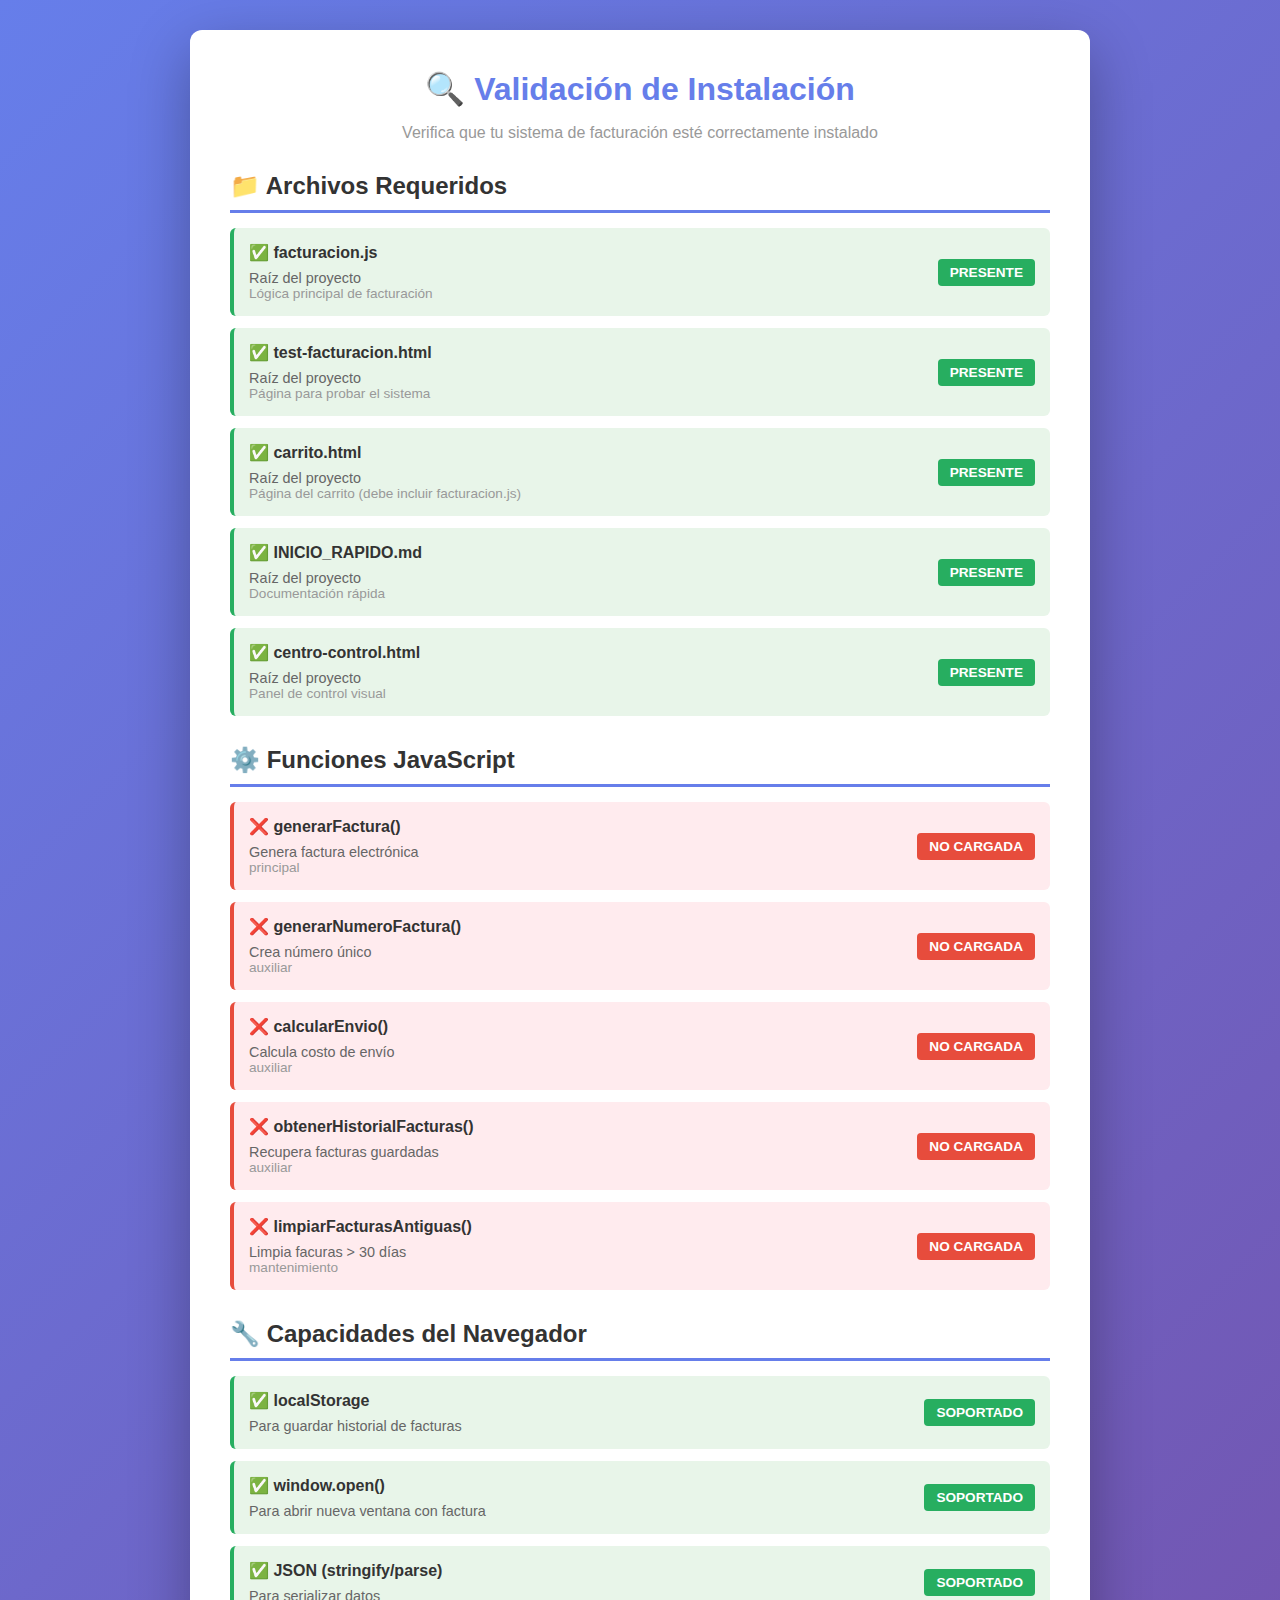
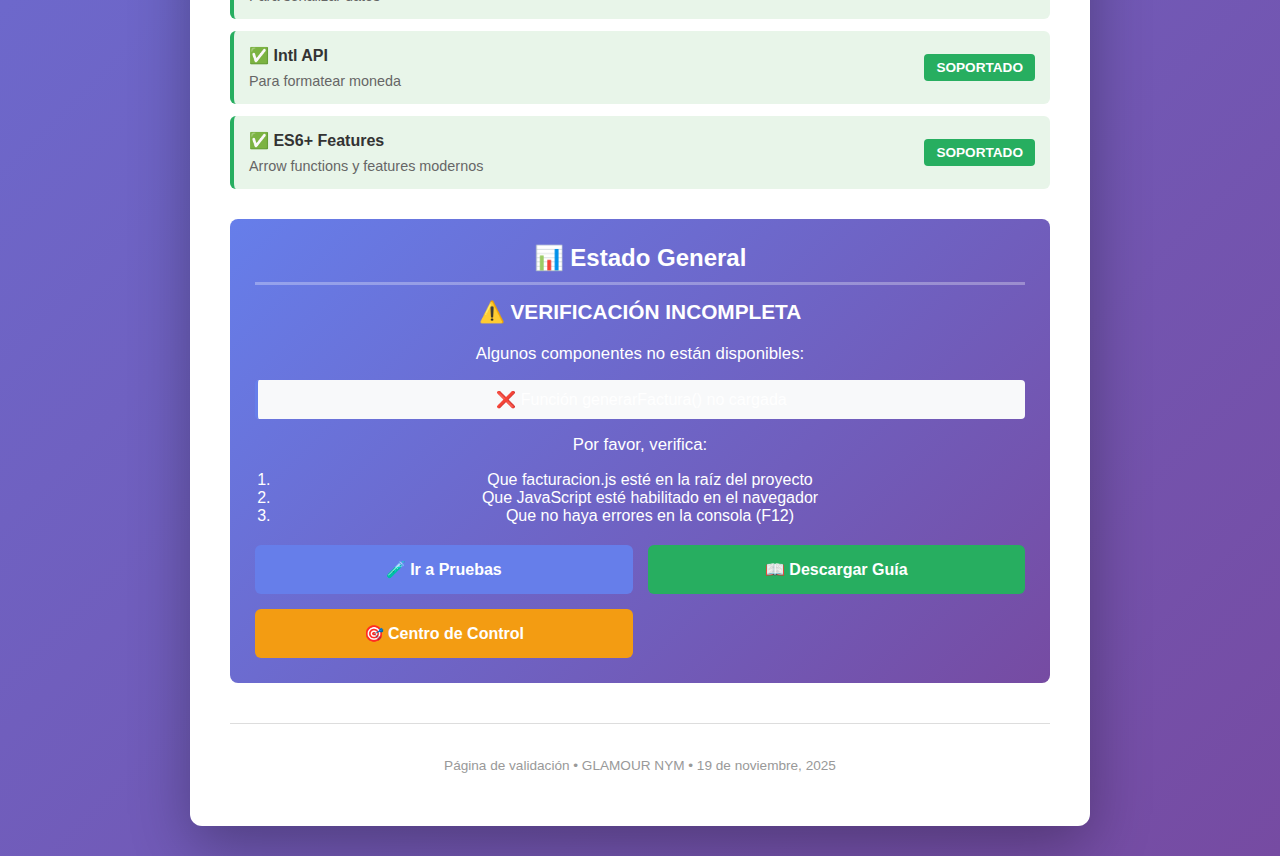
<file: validacion.html>
<!DOCTYPE html>
<html lang="es">
  <head>
    <meta charset="UTF-8" />
    <meta name="viewport" content="width=device-width, initial-scale=1.0" />
    <title>Validación de Instalación - GLAMOUR NYM</title>
    <style>
      body {
        font-family: "Segoe UI", Tahoma, Geneva, Verdana, sans-serif;
        max-width: 900px;
        margin: 0 auto;
        padding: 30px 20px;
        background: linear-gradient(135deg, #667eea 0%, #764ba2 100%);
        min-height: 100vh;
      }

      .contenedor {
        background: white;
        border-radius: 12px;
        padding: 40px;
        box-shadow: 0 20px 60px rgba(0, 0, 0, 0.3);
      }

      h1 {
        color: #667eea;
        text-align: center;
        margin: 0 0 10px 0;
      }

      .subtitulo {
        text-align: center;
        color: #999;
        margin-bottom: 30px;
      }

      .seccion {
        margin-bottom: 30px;
      }

      h2 {
        color: #333;
        border-bottom: 3px solid #667eea;
        padding-bottom: 10px;
        margin: 25px 0 15px 0;
      }

      .item-validacion {
        padding: 15px;
        margin-bottom: 12px;
        border-radius: 6px;
        border-left: 4px solid #ddd;
        display: flex;
        justify-content: space-between;
        align-items: center;
      }

      .item-validacion.ok {
        background: #e8f5e9;
        border-left-color: #27ae60;
      }

      .item-validacion.error {
        background: #ffebee;
        border-left-color: #e74c3c;
      }

      .item-validacion.pendiente {
        background: #fff3e0;
        border-left-color: #f39c12;
      }

      .item-nombre {
        font-weight: 600;
        color: #333;
      }

      .item-estado {
        font-weight: bold;
        padding: 6px 12px;
        border-radius: 4px;
        font-size: 0.85rem;
      }

      .item-estado.ok {
        background: #27ae60;
        color: white;
      }

      .item-estado.error {
        background: #e74c3c;
        color: white;
      }

      .item-estado.pendiente {
        background: #f39c12;
        color: white;
      }

      .resumen {
        background: linear-gradient(135deg, #667eea 0%, #764ba2 100%);
        color: white;
        padding: 25px;
        border-radius: 8px;
        text-align: center;
        margin-top: 30px;
      }

      .resumen h2 {
        color: white;
        border-bottom-color: rgba(255, 255, 255, 0.3);
        margin-top: 0;
      }

      .resumen p {
        margin: 10px 0;
        font-size: 1.05rem;
      }

      .botones {
        display: grid;
        grid-template-columns: repeat(auto-fit, minmax(250px, 1fr));
        gap: 15px;
        margin-top: 20px;
      }

      .boton {
        padding: 15px;
        border: none;
        border-radius: 6px;
        cursor: pointer;
        font-size: 1rem;
        font-weight: 600;
        transition: transform 0.2s, box-shadow 0.2s;
        text-decoration: none;
        display: inline-block;
        text-align: center;
      }

      .boton:hover {
        transform: translateY(-2px);
        box-shadow: 0 5px 15px rgba(0, 0, 0, 0.2);
      }

      .boton-primario {
        background: #667eea;
        color: white;
      }

      .boton-secundario {
        background: #27ae60;
        color: white;
      }

      .boton-terciario {
        background: #f39c12;
        color: white;
      }

      .lista {
        list-style: none;
        padding: 0;
      }

      .lista li {
        padding: 10px;
        margin-bottom: 8px;
        background: #f8f9fa;
        border-radius: 4px;
        border-left: 3px solid #667eea;
      }

      code {
        background: #f5f5f5;
        padding: 2px 6px;
        border-radius: 3px;
        font-family: "Courier New", monospace;
      }

      .descripcion {
        color: #666;
        font-size: 0.9rem;
        margin: 8px 0 0 0;
      }

      .texto-pequeño {
        font-size: 0.85rem;
        color: #999;
      }

      @media (max-width: 768px) {
        .contenedor {
          padding: 20px;
        }

        h1 {
          font-size: 1.5rem;
        }

        .botones {
          grid-template-columns: 1fr;
        }
      }
    </style>
  </head>
  <body>
    <div class="contenedor">
      <h1>🔍 Validación de Instalación</h1>
      <p class="subtitulo">
        Verifica que tu sistema de facturación esté correctamente instalado
      </p>

      <!-- SECCIÓN 1: ARCHIVOS -->
      <div class="seccion">
        <h2>📁 Archivos Requeridos</h2>
        <div id="validacionArchivos"></div>
      </div>

      <!-- SECCIÓN 2: FUNCIONES -->
      <div class="seccion">
        <h2>⚙️ Funciones JavaScript</h2>
        <div id="validacionFunciones"></div>
      </div>

      <!-- SECCIÓN 3: CAPACIDADES -->
      <div class="seccion">
        <h2>🔧 Capacidades del Navegador</h2>
        <div id="validacionCapacidades"></div>
      </div>

      <!-- RESUMEN FINAL -->
      <div class="resumen">
        <h2>📊 Estado General</h2>
        <div id="resumenEstado"></div>
        <div class="botones">
          <a href="test-facturacion.html" class="boton boton-primario"
            >🧪 Ir a Pruebas</a
          >
          <a href="INICIO_RAPIDO.md" download class="boton boton-secundario"
            >📖 Descargar Guía</a
          >
          <a href="centro-control.html" class="boton boton-terciario"
            >🎯 Centro de Control</a
          >
        </div>
      </div>

      <div
        style="
          margin-top: 40px;
          padding-top: 20px;
          border-top: 1px solid #ddd;
          text-align: center;
          color: #999;
          font-size: 0.85rem;
        "
      >
        <p>Página de validación • GLAMOUR NYM • 19 de noviembre, 2025</p>
      </div>
    </div>

    <script>
      /**
       * VALIDACIÓN 1: ARCHIVOS
       */
      function validarArchivos() {
        const archivos = [
          {
            nombre: "facturacion.js",
            ubicacion: "Raíz del proyecto",
            requerido: true,
            descripcion: "Lógica principal de facturación",
          },
          {
            nombre: "test-facturacion.html",
            ubicacion: "Raíz del proyecto",
            requerido: true,
            descripcion: "Página para probar el sistema",
          },
          {
            nombre: "carrito.html",
            ubicacion: "Raíz del proyecto",
            requerido: true,
            descripcion: "Página del carrito (debe incluir facturacion.js)",
          },
          {
            nombre: "INICIO_RAPIDO.md",
            ubicacion: "Raíz del proyecto",
            requerido: false,
            descripcion: "Documentación rápida",
          },
          {
            nombre: "centro-control.html",
            ubicacion: "Raíz del proyecto",
            requerido: false,
            descripcion: "Panel de control visual",
          },
        ];

        let html = "";
        archivos.forEach((archivo) => {
          // Nota: No podemos verificar archivos del servidor desde cliente
          // Asumimos que existen si se llegó a esta página
          const estado = "ok";
          const iconoEstado = "✅";

          html += `
                    <div class="item-validacion ${estado}">
                        <div>
                            <div class="item-nombre">${iconoEstado} ${archivo.nombre}</div>
                            <div class="descripcion">${archivo.ubicacion}</div>
                            <div class="texto-pequeño">${archivo.descripcion}</div>
                        </div>
                        <div class="item-estado ok">PRESENTE</div>
                    </div>
                `;
        });

        document.getElementById("validacionArchivos").innerHTML = html;
      }

      /**
       * VALIDACIÓN 2: FUNCIONES
       */
      function validarFunciones() {
        const funciones = [
          {
            nombre: "generarFactura()",
            descripcion: "Genera factura electrónica",
            tipo: "principal",
          },
          {
            nombre: "generarNumeroFactura()",
            descripcion: "Crea número único",
            tipo: "auxiliar",
          },
          {
            nombre: "calcularEnvio()",
            descripcion: "Calcula costo de envío",
            tipo: "auxiliar",
          },
          {
            nombre: "obtenerHistorialFacturas()",
            descripcion: "Recupera facturas guardadas",
            tipo: "auxiliar",
          },
          {
            nombre: "limpiarFacturasAntiguas()",
            descripcion: "Limpia facuras > 30 días",
            tipo: "mantenimiento",
          },
        ];

        let html = "";
        funciones.forEach((func) => {
          const existe =
            typeof window[func.nombre.split("(")[0]] === "function";
          const estado = existe ? "ok" : "error";
          const iconoEstado = existe ? "✅" : "❌";
          const estadoTexto = existe ? "DISPONIBLE" : "NO CARGADA";

          html += `
                    <div class="item-validacion ${estado}">
                        <div>
                            <div class="item-nombre">${iconoEstado} ${func.nombre}</div>
                            <div class="descripcion">${func.descripcion}</div>
                            <div class="texto-pequeño">${func.tipo}</div>
                        </div>
                        <div class="item-estado ${estado}">${estadoTexto}</div>
                    </div>
                `;
        });

        document.getElementById("validacionFunciones").innerHTML = html;
      }

      /**
       * VALIDACIÓN 3: CAPACIDADES
       */
      function validarCapacidades() {
        const capacidades = [
          {
            nombre: "localStorage",
            disponible: typeof Storage !== "undefined",
            descripcion: "Para guardar historial de facturas",
          },
          {
            nombre: "window.open()",
            disponible: typeof window.open === "function",
            descripcion: "Para abrir nueva ventana con factura",
          },
          {
            nombre: "JSON (stringify/parse)",
            disponible: typeof JSON !== "undefined",
            descripcion: "Para serializar datos",
          },
          {
            nombre: "Intl API",
            disponible: typeof Intl !== "undefined",
            descripcion: "Para formatear moneda",
          },
          {
            nombre: "ES6+ Features",
            disponible: (function () {
              try {
                eval("() => {}");
                return true;
              } catch (e) {
                return false;
              }
            })(),
            descripcion: "Arrow functions y features modernos",
          },
        ];

        let html = "";
        capacidades.forEach((cap) => {
          const estado = cap.disponible ? "ok" : "error";
          const iconoEstado = cap.disponible ? "✅" : "❌";
          const estadoTexto = cap.disponible ? "SOPORTADO" : "NO SOPORTADO";

          html += `
                    <div class="item-validacion ${estado}">
                        <div>
                            <div class="item-nombre">${iconoEstado} ${cap.nombre}</div>
                            <div class="descripcion">${cap.descripcion}</div>
                        </div>
                        <div class="item-estado ${estado}">${estadoTexto}</div>
                    </div>
                `;
        });

        document.getElementById("validacionCapacidades").innerHTML = html;
      }

      /**
       * RESUMEN FINAL
       */
      function generarResumen() {
        const tieneGenerarFactura = typeof generarFactura === "function";
        const tieneLocalStorage = typeof Storage !== "undefined";
        const tieneWindowOpen = typeof window.open === "function";

        const todoOk =
          tieneGenerarFactura && tieneLocalStorage && tieneWindowOpen;

        let html = "";

        if (todoOk) {
          html = `
                    <div style="font-size: 1.3rem; margin-bottom: 20px;">
                        🎉 <strong>¡INSTALACIÓN CORRECTA!</strong>
                    </div>
                    <p>Tu sistema de facturación está completamente funcional.</p>
                    <p>Estás listo para:</p>
                    <ul class="lista">
                        <li>✅ Generar facturas automáticamente</li>
                        <li>✅ Guardar historial de compras</li>
                        <li>✅ Imprimir y guardar como PDF</li>
                        <li>✅ Proporcionar recibos profesionales a clientes</li>
                    </ul>
                `;
        } else {
          html = `
                    <div style="font-size: 1.3rem; margin-bottom: 20px;">
                        ⚠️ <strong>VERIFICACIÓN INCOMPLETA</strong>
                    </div>
                    <p>Algunos componentes no están disponibles:</p>
                    <ul class="lista">
                        ${
                          !tieneGenerarFactura
                            ? "<li>❌ Función generarFactura() no cargada</li>"
                            : ""
                        }
                        ${
                          !tieneLocalStorage
                            ? "<li>❌ localStorage no disponible</li>"
                            : ""
                        }
                        ${
                          !tieneWindowOpen
                            ? "<li>❌ window.open() no disponible</li>"
                            : ""
                        }
                    </ul>
                    <p style="margin-top: 15px;">Por favor, verifica:</p>
                    <ol style="padding-left: 20px;">
                        <li>Que facturacion.js esté en la raíz del proyecto</li>
                        <li>Que JavaScript esté habilitado en el navegador</li>
                        <li>Que no haya errores en la consola (F12)</li>
                    </ol>
                `;
        }

        document.getElementById("resumenEstado").innerHTML = html;
      }

      // Ejecutar validaciones al cargar
      window.addEventListener("DOMContentLoaded", () => {
        validarArchivos();
        validarFunciones();
        validarCapacidades();
        generarResumen();

        // Log en consola
        console.log(
          "%c✅ Validación Completada",
          "color: #27ae60; font-size: 16px; font-weight: bold;"
        );
        console.log("Estado del sistema:", {
          "generarFactura disponible": typeof generarFactura === "function",
          "localStorage disponible": typeof Storage !== "undefined",
          "window.open disponible": typeof window.open === "function",
        });
      });
    </script>
  </body>
</html>
</file>
<file: styles.css>
/* =============================
   Responsividad para carrito
============================== */
@media (max-width: 600px) {
  .carrito-container {
    padding: 0 0.3rem;
    max-width: 100vw;
  }
  .tabla-carrito {
    font-size: 0.85rem;
    width: 100%;
    overflow-x: auto;
    display: block;
  }
  .tabla-carrito th,
  .tabla-carrito td {
    padding: 0.5rem 0.2rem;
    white-space: nowrap;
  }
  .carrito-resumen {
    padding: 1rem;
    font-size: 0.95rem;
  }
  .resumen-fila,
  .resumen-total {
    flex-direction: column;
    align-items: flex-start;
    font-size: 1rem;
    gap: 0.2rem;
  }
  .carrito-acciones {
    flex-direction: column;
    gap: 0.7rem;
    align-items: stretch;
  }
  .btn-continuar,
  .btn-vaciar,
  .btn-proceder {
    width: 100%;
    font-size: 1rem;
    padding: 0.7rem 0.5rem;
  }
}
.mostrar-descuento {
  display: block !important;
}
/* Estilo para el descuento en el resumen del carrito */
.descuento-resumen {
  color: #10b981;
  font-weight: 600;
  display: none;
}
/* ==========================================
   GLAMOUR NYM - Hoja de Estilos Única (versión corregida)
   ========================================== */

/* 1) Tokens (variables) */
:root {
  --color-bg: #ffffff;
  --color-text: #111827;
  --color-muted: #6b7280;
  --color-surface: #f3f4f6;
  --color-primary-900: #111827;
  --color-primary-800: #1f2937;
  --color-accent: #eab308;
  --color-border: #e5e7eb;
}

/* Reglas de alta especificidad para sobrescribir el <style> embebido en carrito.html
   (usamos !important para no modificar el HTML y forzar la responsividad) */
@media (max-width: 768px) {
  .carrito-container {
    max-width: 100% !important;
    padding: 0.5rem !important;
  }

  /* Permitir scroll horizontal en la tabla en pantallas pequeñas */
  .tabla-carrito {
    display: block !important;
    width: 100% !important;
    overflow-x: auto !important;
    -webkit-overflow-scrolling: touch !important;
  }

  .tabla-carrito thead,
  .tabla-carrito tbody,
  .tabla-carrito tr {
    display: table !important;
    width: 100% !important;
    table-layout: fixed !important;
  }

  .tabla-carrito th,
  .tabla-carrito td {
    padding: 0.6rem 0.5rem !important;
    white-space: nowrap !important;
    text-overflow: ellipsis !important;
    overflow: hidden !important;
  }

  /* Forzar que el resumen se apile en vertical y ocupe todo el ancho */
  .carrito-resumen,
  .resumen-fila,
  .resumen-total {
    width: 100% !important;
  }

  .resumen-fila,
  .resumen-total {
    flex-direction: column !important;
    align-items: flex-start !important;
    gap: 0.25rem !important;
  }

  /* Botones bloque y legibles en móviles */
  .carrito-acciones {
    flex-direction: column !important;
    gap: 0.6rem !important;
  }

  .btn-continuar,
  .btn-vaciar,
  .btn-proceder {
    width: 100% !important;
    box-sizing: border-box !important;
  }
}

/* Ajustes adicionales para móviles muy pequeños (<=480px) */
@media (max-width: 480px) {
  /* Reducir logo y tamaño del título en la cabecera para ganar espacio */
  .navbar .container img {
    width: 48px !important;
    height: auto !important;
  }
  .navbar .container h1 {
    font-size: 1.1rem !important;
    margin: 0 0 0 0.4rem !important;
  }

  /* Mostrar el toggle del menú y ocultar los enlaces para ahorrar espacio */
  .nav-toggle {
    display: inline-flex !important;
  }
  .nav-links {
    display: none !important;
  }

  /* Header más compacto */
  .header-simple .header-content {
    padding: 1rem 0.5rem !important;
  }
  .header-simple .header-content h2 {
    font-size: 1.4rem !important;
  }

  /* Mejor comportamiento para la tabla: scroll horizontal y celdas compactas */
  .tabla-carrito {
    display: block !important;
    overflow-x: auto !important;
    -webkit-overflow-scrolling: touch !important;
    border-radius: 8px !important;
  }

  .tabla-carrito thead {
    display: table-header-group !important;
  }

  /* Establecer anchos mínimos por columna para evitar colapsos
     y permitir truncado legible */
  .tabla-carrito th:nth-child(1),
  .tabla-carrito td:nth-child(1) { min-width: 120px !important; }
  .tabla-carrito th:nth-child(2),
  .tabla-carrito td:nth-child(2) { min-width: 60px !important; }
  .tabla-carrito th:nth-child(3),
  .tabla-carrito td:nth-child(3) { min-width: 90px !important; }
  .tabla-carrito th:nth-child(4),
  .tabla-carrito td:nth-child(4) { min-width: 60px !important; }
  .tabla-carrito th:nth-child(5),
  .tabla-carrito td:nth-child(5) { min-width: 90px !important; }
  .tabla-carrito th:nth-child(6),
  .tabla-carrito td:nth-child(6) { min-width: 80px !important; }

  .tabla-carrito th,
  .tabla-carrito td {
    padding: 0.5rem 0.4rem !important;
    font-size: 0.88rem !important;
  }

  .input-cantidad {
    width: 48px !important;
  }

  /* Resumen y botones ocupando todo el ancho y con buena separación */
  .carrito-resumen {
    margin-top: 0.75rem !important;
    padding: 1rem !important;
  }
  .resumen-fila,
  .resumen-total {
    flex-direction: column !important;
    align-items: flex-start !important;
    gap: 0.2rem !important;
    font-size: 0.95rem !important;
  }

  .carrito-acciones {
    flex-direction: column !important;
    gap: 0.6rem !important;
    margin: 1rem 0 !important;
  }
  .btn-continuar,
  .btn-vaciar,
  .btn-proceder {
    width: 100% !important;
    padding: 0.85rem 0.6rem !important;
    font-size: 1rem !important;
  }

  /* Evitar que el logo empuje demasiado el layout lateralmente */
  .container {
    gap: 0.6rem !important;
  }
}

/* ==============================
   Botones del carrito (colores de marca)
   ============================== */
/* Usamos las variables del :root para mantener coherencia de marca */
.carrito-resumen .btn-continuar,
.carrito-acciones .btn-continuar,
.carrito-acciones .btn-proceder {
  background: var(--color-accent) !important;
  color: var(--color-primary-900) !important;
  border: none !important;
}
.carrito-acciones .btn-continuar:hover,
.carrito-acciones .btn-proceder:hover {
  filter: brightness(0.95) !important;
}

/* Botón vaciar: estilo secundario con borde de color de marca */
.carrito-acciones .btn-vaciar {
  background: transparent !important;
  color: var(--color-accent) !important;
  border: 2px solid var(--color-accent) !important;
}
.carrito-acciones .btn-vaciar:hover {
  background: var(--color-accent) !important;
  color: var(--color-primary-900) !important;
}

/* Mantener botón eliminar en rojo (acción destructiva) */
.tabla-carrito .btn-eliminar {
  background-color: #dc2626 !important;
  color: #ffffff !important;
}

/* Asegurar contraste accesible en botones: sombra ligera */
.carrito-acciones .btn-proceder {
  box-shadow: 0 4px 12px rgba(234, 179, 8, 0.18) !important;
}
/* Transformar la tabla en tarjetas en móviles (sin editar HTML) */
@media (max-width: 480px) {
  .tabla-carrito thead {
    display: none !important;
  }

  .tabla-carrito tbody {
    display: block !important;
  }

  .tabla-carrito tbody tr {
    display: block !important;
    background: #ffffff !important;
    border: 1px solid var(--color-border) !important;
    border-radius: 8px !important;
    margin-bottom: 0.75rem !important;
    padding: 0.5rem !important;
  }

  .tabla-carrito td {
    display: flex !important;
    justify-content: space-between !important;
    align-items: center !important;
    padding: 0.45rem 0.35rem !important;
    border-bottom: none !important;
    white-space: normal !important;
    font-size: 0.95rem !important;
  }

  /* Labels antes de cada valor usando nth-child - mantienen semanticidad sin cambiar HTML */
  .tabla-carrito td:nth-child(1)::before { content: "Producto: "; font-weight: 600; margin-right: 0.4rem; }
  .tabla-carrito td:nth-child(2)::before { content: "Talla: "; font-weight: 600; margin-right: 0.4rem; }
  .tabla-carrito td:nth-child(3)::before { content: "Precio: "; font-weight: 600; margin-right: 0.4rem; }
  .tabla-carrito td:nth-child(4)::before { content: "Cantidad: "; font-weight: 600; margin-right: 0.4rem; }
  .tabla-carrito td:nth-child(5)::before { content: "Subtotal: "; font-weight: 600; margin-right: 0.4rem; }
  .tabla-carrito td:nth-child(6)::before { content: "Acción: "; font-weight: 600; margin-right: 0.4rem; }

  /* Ajustes para input y botones dentro de las tarjetas */
  .tabla-carrito .input-cantidad {
    width: 56px !important;
    margin-left: 0.5rem !important;
  }

  .tabla-carrito .btn-eliminar {
    padding: 0.4rem 0.6rem !important;
    font-size: 0.9rem !important;
  }

  /* Asegurar que el contenedor principal no tiene overflow inesperado */
  .carrito-container {
    overflow: visible !important;
  }
}
/* 2) Core base */
body {
  margin: 0;
  font-family: "Poppins", Arial, sans-serif;
  background-color: var(--color-bg);
  color: var(--color-text);
  font-size: 1.2rem;
  box-sizing: border-box;
}

*,
*::before,
*::after {
  box-sizing: inherit;
}

img,
video {
  max-width: 100%;
  height: auto;
  display: block;
}

/* 3) Layout y navegación */
.navbar {
  background-color: var(--color-primary-900);
  color: #ffffff;
  padding: 1em 0;
}

.container {
  width: 90%;
  max-width: 1200px;
  margin: auto;
  display: flex;
  justify-content: space-between;
  align-items: center;
  flex-wrap: wrap;
}

.nav-links {
  list-style: none;
  display: flex;
  gap: 2rem;
  margin: 0;
  padding: 0;
  flex-wrap: wrap;
}

.nav-link {
  color: #ffffff;
  text-decoration: none;
  font-weight: 500;
  transition: color 0.3s, text-decoration 0.3s;
}

.nav-link:hover {
  color: #d1d5db;
}

.nav-link.active {
  text-decoration: underline;
  color: var(--color-accent);
}

/* efecto subrayado animado en enlaces de navegación */
.nav-link::after {
  content: "";
  display: block;
  width: 0;
  height: 2px;
  background: var(--color-accent);
  transition: width 0.3s;
}
.nav-link:hover::after,
.nav-link.active::after {
  width: 100%;
}
.nav-link.active {
  color: var(--color-accent);
}

/* 4) Secciones genéricas */
.section {
  display: none;
  text-align: center;
  padding: 4rem 2rem;
}
.section.visible {
  display: block;
}
.section h2 {
  font-size: 2rem;
  margin-bottom: 1em;
}
.section p {
  font-size: 1.2rem;
}

/* Footer (estilizado abajo en el archivo) */

/* 6) Utilidades */
.btn {
  display: inline-block;
  background-color: var(--color-primary-800);
  color: #ffffff;
  border: none;
  padding: 0.85rem 1.5rem;
  border-radius: 8px;
  cursor: pointer;
  transition: background-color 0.2s ease-in-out, transform 0.1s ease-in-out;
}
.btn:hover {
  background-color: var(--color-primary-900);
}
.btn:active {
  transform: translateY(1px);
}

/* 7) Home */
.hero {
  position: relative;
  height: 24rem;
  background-color: var(--color-primary-800);
  display: flex;
  align-items: center;
  justify-content: center;
  overflow: hidden;
}
.hero-img {
  position: absolute;
  inset: 0;
  width: 100%;
  height: 100%;
  object-fit: cover;
  opacity: 0; /* Oculta por defecto, la clase .visible la mostrará */
  transition: opacity 1s ease-in-out; /* Transición suave para el carrusel */
}
.hero-img.visible {
  opacity: 0.5; /* La imagen activa tiene una opacidad del 50% */
}
.hero-content {
  position: relative;
  z-index: 1;
  text-align: center;
  color: #ffffff;
}
.hero-content h2 {
  font-size: 3rem;
  margin-bottom: 1rem;
}
.hero-content p {
  font-size: 1.25rem;
}

/* --- Animación de tarjetas para el Hero --- */
.hero-cards {
  position: absolute;
  inset: 0;
  display: grid;
  grid-template-columns: repeat(10, 1fr); /* 10 columnas */
  grid-template-rows: repeat(5, 1fr); /* 5 filas */
  z-index: 2; /* Por encima de la imagen, debajo del contenido */
  pointer-events: none; /* No interfiere con el ratón */
}

.hero-card {
  background-color: var(--color-primary-900);
  transform: scale(1);
  opacity: 1;
  transition: transform 0.6s cubic-bezier(0.25, 1, 0.5, 1),
    opacity 0.6s ease-out;
}

/* Estado final de la animación: las tarjetas se encogen y desaparecen */
.hero.animation-started .hero-card {
  transform: scale(0);
  opacity: 0;
}

/* Ocultar el contenido del hero al inicio y mostrarlo con una animación de fade-in */
.hero-content {
  opacity: 0;
  transform: translateY(10px);
  transition: opacity 0.5s ease-in 0.8s, transform 0.5s ease-in 0.8s; /* Retraso para esperar a las tarjetas */
}

.hero.animation-started .hero-content {
  opacity: 1;
  transform: translateY(0);
}

/* Header específico para la página de catálogo: separación y ancho centrado */
.header {
  text-align: center;
  /* Hacemos el header a ancho completo */
  padding: 0; /* padding lo manejamos en .header-content para controlar altura */
  background-color: var(--color-surface);
  width: 100%;
  max-width: none;
  margin: 0; /* sin márgenes laterales para ocupar todo el ancho */
  border-radius: 0; /* bordes alineados al ancho completo */
  position: relative; /* Necesario para posicionar las imágenes del carrusel */
  overflow: hidden; /* Oculta las partes de la imagen que se salgan del header */
  color: #ffffff; /* Asegura que el texto sea blanco para contrastar con las imágenes */
}

/* Imágenes del carrusel del header */
.header-img {
  position: absolute;
  inset: 0;
  width: 100%;
  height: 100%;
  object-fit: cover;
  opacity: 0;
  transition: opacity 1s ease-in-out;
  filter: brightness(0.6); /* Oscurece la imagen para que el texto resalte */
  z-index: 0;
}

.header-img.visible {
  opacity: 1;
}

.header h2 {
  font-size: 2.5rem;
  margin-bottom: 0.5rem;
  font-weight: 600;
}

.header p {
  color: #ffffff; /* Texto blanco para que sea legible sobre las imágenes */
  font-size: 1.1rem;
}

/* Contenido de texto del header (para que se superponga a las imágenes) */
.header::before {
  /* Overlay suave para mejorar contraste del texto sobre las imágenes */
  content: "";
  position: absolute;
  inset: 0;
  background: linear-gradient(rgba(0,0,0,0.32), rgba(0,0,0,0.32));
  pointer-events: none;
  z-index: 1;
}

.header-content {
  position: relative;
  z-index: 2; /* encima del overlay */
  /* Centrar y limitar el ancho del contenido dentro del header full-width */
  max-width: 1200px;
  margin: 0 auto;
  padding: 2.5rem 1rem; /* mantiene la altura y espaciado original */
}

@media (max-width: 480px) {
  .header-content {
    padding: 1.25rem 0.75rem;
  }
  .header h2 {
    font-size: 1.75rem;
  }
}

.about {
  padding: 4rem 1.5rem;
  text-align: center;
}
.about h3 {
  font-size: 2rem;
  margin-bottom: 1.5rem;
}
.about p {
  font-size: 1.125rem;
  color: var(--color-muted);
  margin-bottom: 1rem;
  max-width: 700px;
  margin-left: auto;
  margin-right: auto;
}

.features {
  background-color: var(--color-surface);
  padding: 4rem 1.5rem;
  text-align: center;
}
.features h3 {
  font-size: 2rem;
  margin-bottom: 3rem;
}
.features .grid {
  display: grid;
  grid-template-columns: 1fr;
  gap: 2rem;
  max-width: 1200px;
  margin: 0 auto;
}
.card {
  background-color: #ffffff;
  border-radius: 0.75rem;
  box-shadow: 0 2px 8px rgba(0, 0, 0, 0.1);
  padding: 2rem;
  transition: transform 0.3s ease;
}
.card:hover {
  transform: translateY(-5px);
}
.icon {
  font-size: 2rem;
  margin-bottom: 1rem;
}
.card h4 {
  font-size: 1.25rem;
  margin-bottom: 0.5rem;
}
.card p {
  color: var(--color-muted);
  font-size: 1rem;
}

/* --- GRID RESPONSIVO --- */
@media (min-width: 601px) and (max-width: 1023px) {
  .features .grid {
    grid-template-columns: repeat(2, 1fr);
  }
}
@media (min-width: 1024px) {
  .features .grid {
    grid-template-columns: repeat(3, 1fr);
  }
}

/* 8) Formularios */
form {
  display: flex;
  flex-direction: column;
  gap: 1rem;
  width: 100%;
}
label {
  font-weight: bold;
  color: var(--color-muted);
  font-size: 1rem;
}
input,
textarea,
select {
  padding: 1rem;
  border: 1px solid var(--color-border);
  border-radius: 6px;
  font-size: 1rem;
  outline: none;
  transition: border-color 0.2s ease-in-out, box-shadow 0.2s ease-in-out;
  background-color: #ffffff;
  color: var(--color-text);
}
input:focus,
textarea:focus,
select:focus {
  border-color: var(--color-accent);
  box-shadow: 0 0 0 3px rgba(234, 179, 8, 0.2);
}
button {
  background: var(--color-primary-800);
  color: #fff;
  border: none;
  padding: 1rem 1.5rem;
  border-radius: 6px;
  cursor: pointer;
  transition: background-color 0.2s ease-in-out, transform 0.1s ease-in-out;
}
button:hover {
  background: var(--color-primary-900);
}
button:active {
  transform: translateY(1px);
}

/* 9) Catálogo */
.catalogo {
  display: grid;
  grid-template-columns: 1fr;
  gap: 2rem;
  padding: 2rem 1rem;
}
@media (min-width: 600px) {
  .catalogo {
    grid-template-columns: repeat(2, 1fr);
  }
}
@media (min-width: 1024px) {
  .catalogo {
    grid-template-columns: repeat(3, 1fr);
  }
}

/* 10) Contacto */
.contacto {
  padding: 4rem 1.5rem;
  max-width: 1200px;
  margin: 2rem auto 3rem auto;
}
.contacto h2 {
  text-align: center;
  font-size: 2.4rem;
  margin-bottom: 2.5rem;
}
.contacto .grid {
  display: flex;
  flex-wrap: wrap;
  gap: 2.5rem;
  justify-content: center;
}
.contacto .info,
.contacto .formulario {
  flex: 1 1 350px;
  max-width: 480px;
  box-sizing: border-box;
}

/* Redes sociales en contacto: alineación y tamaños coherentes */
.redes-sociales {
  display: flex;
  gap: 0.6rem;
  align-items: center;
}
.icono-red {
  display: inline-flex;
  align-items: center;
  justify-content: center;
}
.icono-red svg {
  width: 30px;
  height: 30px;
  display: block;
}

/* Mapa (Google Maps embed responsivo) */
.mapa-seccion {
  padding: 3rem 1.5rem;
  text-align: center;
  background-color: var(--color-surface);
}

.mapa-seccion h2 {
  font-size: 2.2rem;
  margin-bottom: 0.5rem;
  font-weight: 600;
  color: var(--color-primary-800);
}

.mapa-seccion .ubicacion-label {
  font-size: 1.3rem;
  font-weight: 700;
  color: var(--color-accent);
  text-transform: uppercase;
  letter-spacing: 0.05em;
  margin-bottom: 2rem;
  display: inline-block;
  padding: 0.5rem 1rem;
  background-color: rgba(234, 179, 8, 0.1);
  border-radius: 4px;
}

.mapa-contenedor {
  width: 85%;
  max-width: 700px;
  margin: 0 auto;
  border-radius: 12px;
  overflow: hidden;
  box-shadow: 0 6px 16px rgba(0, 0, 0, 0.12);
}

.mapa-contenedor iframe {
  width: 100%;
  height: 350px;
  border: none;
  display: block;
}

.mapa-iframe {
  border: 0 !important;
}

@media (max-width: 768px) {
  .mapa-seccion h2 {
    font-size: 1.75rem;
  }
  .mapa-contenedor iframe {
    height: 300px;
  }
}

@media (max-width: 480px) {
  .mapa-seccion {
    padding: 1.5rem 1rem;
  }
  .mapa-seccion h2 {
    font-size: 1.5rem;
    margin-bottom: 1.5rem;
  }
  .mapa-contenedor iframe {
    height: 250px;
  }
}

/* --- RESPONSIVE --- */
@media (max-width: 700px) {
  body,
  .section,
  .catalogo-seccion,
  .catalogo-pag,
  .contacto {
    padding-left: 1.5rem;
    padding-right: 1.5rem;
  }
  .hero-content h2 {
    font-size: 2.2rem;
  }
  .features .grid,
  .catalogo {
    grid-template-columns: 1fr;
  }
  .contacto h2 {
    font-size: 2rem;
  }
}

/* 11) Footer */
.footer {
  font-size: 1rem;
  text-align: center;
  padding: 2rem 1rem;
  background-color: var(--color-primary-900);
  color: white;
}

/* =========================
   Estilos del Catálogo (movidos desde catalogo.html)
   ========================= */
.catalogo-pag {
  width: 90%;
  max-width: 1200px;
  margin: 2rem auto;
}

.catalogo-titulo-seccion {
  font-size: 1.75rem;
  margin-bottom: 1.5rem;
  border-bottom: 3px solid var(--color-accent);
  display: inline-block;
  padding-bottom: 0.25rem;
}

.catalogo-grid {
  display: grid;
  /* columnas fluidas: mínimo 220px por card para mejor UX */
  grid-template-columns: repeat(auto-fit, minmax(220px, 1fr));
  gap: 2rem;
}

.producto {
  background-color: var(--color-bg);
  border: 1px solid var(--color-border);
  border-radius: 14px;
  padding: 1rem 1.1rem;
  display: flex;
  flex-direction: column;
  align-items: center;
  text-align: center;
  transition: transform 0.25s ease, box-shadow 0.25s ease;
  cursor: pointer;
  box-shadow: 0 6px 14px rgba(16, 24, 40, 0.04);
}

.producto:hover {
  transform: translateY(-8px);
  box-shadow: 0 12px 20px rgba(0, 0, 0, 0.12);
}

.producto img {
  width: 100%;
  aspect-ratio: 4 / 3;
  height: 260px;
  object-fit: cover;
  border-radius: 10px;
  margin-bottom: 0.9rem;
  transition: transform 0.28s ease, filter 0.28s ease;
  display: block;
}

.producto:hover img {
  transform: scale(1.03);
  filter: saturate(1.03) contrast(1.02);
}

.producto h3 {
  font-size: 1.18rem;
  margin: 0.4rem 0 0.3rem 0;
  font-weight: 600;
  color: var(--color-primary-800);
}

.producto .precio {
  color: var(--color-primary-800);
  background: linear-gradient(
    90deg,
    rgba(253, 252, 251, 0.9),
    rgba(249, 246, 242, 0.6)
  );
  padding: 0.25rem 0.6rem;
  border-radius: 999px;
  font-weight: 700;
  margin-bottom: 1rem;
  display: inline-block;
}

/* botón específico dentro de la card para no sobrescribir .btn global */
.producto .btn {
  margin-top: auto;
  align-self: center;
  width: 92%;
  max-width: 260px;
  padding: 0.6rem 1rem;
  border-radius: 10px;
  font-weight: 600;
}

.producto .btn:hover {
  transform: translateY(-2px);
  box-shadow: 0 6px 18px rgba(16, 24, 40, 0.08);
}

/* Contenedor de acciones dentro de la tarjeta (botones lado a lado) */
.producto-actions {
  display: flex;
  gap: 0.6rem;
  width: 100%;
  margin-top: 0.8rem;
  align-items: center;
  justify-content: center;
}

.producto-actions .btn {
  flex: 1 1 0;
  display: inline-flex;
  align-items: center;
  justify-content: center;
  gap: 0.5rem;
  padding: 0.5rem 0.9rem;
  border-radius: 10px;
  min-height: 44px; /* altura consistente */
  box-sizing: border-box;
  font-size: 0.95rem;
}

.producto-actions .btn,
.producto-actions .btn span {
  white-space: nowrap; /* evitar salto de línea que provoca alturas distintas */
  overflow: hidden;
  text-overflow: ellipsis;
}

/* Estilos específicos para distinguir acciones */
.producto .btn-addcarrito {
  background-color: #16a34a; /* verde */
  color: #ffffff;
  border: none;
}
.producto .btn-addcarrito:hover {
  background-color: #13803d;
}

.producto .btn-comprar {
  background-color: #4f46e5; /* morado/azul */
  color: #ffffff;
  border: none;
}
.producto .btn-comprar:hover {
  background-color: #3730a3;
}

/* Asegurar contraste del SVG dentro del botón */
.producto .btn svg {
  fill: currentColor;
  width: 18px;
  height: 18px;
  display: inline-block;
}

.producto-actions .btn span {
  display: inline-block;
  vertical-align: middle;
  line-height: 1;
}

/* En caso de texto largo, truncar y mantener altura uniforme */
.producto-actions .btn span {
  max-width: 100%;
}

.modal {
  display: none; /* hidden by default; JS will set display:flex when opening */
  position: fixed;
  top: 0;
  left: 0;
  width: 100%;
  height: 100%;
  background-color: rgba(17, 24, 39, 0.7);
  justify-content: center;
  align-items: center;
  z-index: 1000;
  padding: 1rem;
  opacity: 0;
  visibility: hidden;
  transition: opacity 220ms ease, visibility 220ms ease;
}

.modal-contenido {
  background-color: var(--color-bg);
  padding: 2rem;
  border-radius: 12px;
  width: 100%;
  max-width: 400px;
  position: relative;
  box-shadow: 0 12px 24px rgba(0, 0, 0, 0.2);
  transform: translateY(-8px) scale(0.98);
  opacity: 0;
  transition: transform 260ms cubic-bezier(0.2, 0.9, 0.3, 1), opacity 200ms ease;
}

/* Estado abierto de modal: visible y contenido animado */
.modal.modal--open {
  opacity: 1;
  visibility: visible;
}
.modal.modal--open .modal-contenido {
  transform: translateY(0) scale(1);
  opacity: 1;
}

.cerrar {
  position: absolute;
  top: 0.5rem;
  right: 1rem;
  font-size: 1.5rem;
  cursor: pointer;
}

.modal label {
  display: block;
  margin-top: 1rem;
  margin-bottom: 0.25rem;
  font-weight: 500;
}

.modal input,
.modal select {
  width: 100%;
  padding: 0.5rem;
  border: 1px solid var(--color-border);
  border-radius: 6px;
  margin-bottom: 0.5rem;
}

.toast {
  position: fixed;
  bottom: 1rem;
  right: 1rem;
  background-color: var(--color-primary-800);
  color: var(--color-bg);
  padding: 1rem 1.5rem;
  border-radius: 8px;
  display: none;
  align-items: center;
  gap: 0.5rem;
  font-weight: 500;
  box-shadow: 0 4px 12px rgba(0, 0, 0, 0.2);
}

/* Estilos para modal de confirmación */
.confirm-thanks {
  font-weight: 700;
  text-align: center;
  margin-top: 0.5rem;
  color: var(--color-primary-800);
}

#confirmDetails {
  margin-top: 0.5rem;
  line-height: 1.4;
  color: var(--color-text);
}

.btn-close-confirm {
  display: inline-block;
}

.confirm-actions {
  text-align: center;
  margin-top: 1rem;
}

/* Mensajes de error para campos (inline) */
.field-error {
  color: #ef4444; /* rojo */
  font-size: 0.95rem;
  margin-top: 0.45rem;
  min-height: 1.2rem;
}

.input-error {
  border-color: #ef4444 !important;
}

/* Estilo para número de pedido en modal de confirmación */
.order-number {
  display: block;
  margin-top: 0.75rem;
  color: var(--color-primary-800);
  background: rgba(234, 179, 8, 0.06);
  padding: 0.45rem 0.65rem;
  border-radius: 6px;
  font-weight: 600;
}

.toast__icon {
  font-weight: bold;
}

/* RESPONSVIE del catálogo */
@media (max-width: 768px) {
  .catalogo-grid {
    gap: 1.25rem;
  }
  .producto img {
    height: 200px;
  }
  .producto {
    padding: 0.9rem;
  }
}

@media (max-width: 480px) {
  .producto {
    padding: 0.75rem;
  }
  .producto img {
    height: 140px;
  }
  .producto h3 {
    font-size: 1rem;
  }
  .producto .precio {
    font-size: 0.95rem;
  }
  .producto .btn {
    width: 100%;
  }
}

.producto:focus-within,
.producto:focus {
  outline: 3px solid rgba(17, 24, 39, 0.06);
  box-shadow: 0 8px 16px rgba(0, 0, 0, 0.08);
}

/* -------------------------------------------------
   Interactividad: menú móvil, errores de formulario
   y pequeñas animaciones (ejemplos explicativos)
   ------------------------------------------------- */

/* Botón hamburguesa (visible en pantallas pequeñas) */
.nav-toggle {
  display: none; /* oculto por defecto; se muestra en mobile <= 770px */
  background: var(--color-accent);
  border: none;
  cursor: pointer;
  padding: 0.6rem;
  align-items: center;
  justify-content: center;
  border-radius: 8px;
  box-shadow: 0 2px 8px rgba(0, 0, 0, 0.12);
  transition: all 280ms cubic-bezier(0.25, 0.46, 0.45, 0.94);
  min-width: 44px;
  min-height: 44px;
}

.nav-toggle:hover {
  background: var(--color-primary-800);
  transform: translateY(-2px);
  box-shadow: 0 4px 12px rgba(0, 0, 0, 0.15);
}

.nav-toggle:active {
  transform: translateY(0);
}

.nav-toggle:focus-visible {
  outline: 3px solid rgba(234, 179, 8, 0.3);
  outline-offset: 2px;
}

.nav-toggle .hamburger {
  display: block;
  width: 24px;
  height: 2px;
  background: var(--color-primary-900);
  position: relative;
  transition: all 320ms cubic-bezier(0.25, 0.46, 0.45, 0.94);
}

.nav-toggle .hamburger::before,
.nav-toggle .hamburger::after {
  content: "";
  position: absolute;
  left: 0;
  width: 24px;
  height: 2px;
  background: var(--color-primary-900);
  transition: all 320ms cubic-bezier(0.25, 0.46, 0.45, 0.94);
  transform-origin: 12px;
}

.nav-toggle .hamburger::before {
  top: -8px;
}

.nav-toggle .hamburger::after {
  top: 8px;
}

/* Estado abierto: transformar en 'X' con animación suave */
.nav-toggle.open .hamburger {
  background: transparent;
  transform: rotate(45deg);
}

.nav-toggle.open .hamburger::before {
  transform: translateY(0px) rotate(0deg);
  top: 0;
}

.nav-toggle.open .hamburger::after {
  transform: translateY(0px) rotate(-90deg);
  top: 0;
}

/* Cambio de color cuando el menú está abierto */
.nav-toggle.open {
  background: var(--color-primary-800);
}

.nav-toggle.open .hamburger,
.nav-toggle.open .hamburger::before,
.nav-toggle.open .hamburger::after {
  background: #ffffff;
}

/* Cuando el menú está abierto (clase .open en .nav-links) */
.nav-links.open {
  display: flex !important;
  background-color: var(--color-primary-900);
  flex-direction: column;
  padding: 1rem 1.5rem;
  gap: 0.75rem;
  box-shadow: 0 8px 16px rgba(0, 0, 0, 0.15);
  margin-top: 0;
  z-index: 999;
  animation: slideDown 300ms cubic-bezier(0.25, 0.46, 0.45, 0.94);
}

.nav-links.open li {
  display: block;
}

.nav-links.open li a {
  color: #ffffff;
  display: block;
  padding: 0.75rem 0.5rem;
  border-radius: 4px;
  text-decoration: none;
  transition: background-color 200ms ease;
}

.nav-links.open li a:hover {
  background-color: rgba(255, 255, 255, 0.1);
  color: var(--color-accent);
}

/* Animación de menú desplegable */
@keyframes slideDown {
  from {
    opacity: 0;
    transform: translateY(-10px);
  }
  to {
    opacity: 1;
    transform: translateY(0);
  }
}

/* Indicador de inputs con error */
.input-error {
  border: 1.5px solid #ef4444; /* rojo suave */
  box-shadow: 0 2px 8px rgba(239, 68, 68, 0.12);
}

/* Badge dinámico creado por JS */
.dynamic-badge {
  display: inline-block;
  margin-top: 0.75rem;
  padding: 0.25rem 0.6rem;
  background: rgba(59, 130, 246, 0.08);
  color: var(--color-primary-800);
  font-weight: 600;
  border-radius: 6px;
  font-size: 0.95rem;
}

/* Animaciones de ejemplo */
@keyframes fade-in {
  from {
    opacity: 0;
    transform: translateY(-6px);
  }
  to {
    opacity: 1;
    transform: translateY(0);
  }
}

/* Ajustes responsivos para el menú */
@media (max-width: 770px) {
  .nav-toggle {
    display: inline-flex !important;
    align-items: center;
    justify-content: center;
  }

  .nav-links {
    display: none !important; /* se mostrará cuando .open */
    list-style: none;
    width: 100%;
    position: fixed;
    top: 80px;
    left: 0;
    right: 0;
    background-color: var(--color-primary-900);
    flex-direction: column;
    padding: 1.5rem;
    gap: 1rem;
    margin: 0;
    border-top: 1px solid rgba(255, 255, 255, 0.1);
    max-height: calc(100vh - 80px);
    overflow-y: auto;
    z-index: 998;
  }

  .nav-links.open {
    display: flex !important;
  }

  .nav-links li {
    display: block;
    margin: 0;
  }

  .nav-links li a {
    color: #ffffff;
    display: block;
    padding: 0.75rem 0.5rem;
    border-radius: 4px;
    text-decoration: none;
    transition: background-color 200ms ease, color 200ms ease;
    font-weight: 500;
  }

  .nav-links li a:hover {
    background-color: rgba(255, 255, 255, 0.1);
    color: var(--color-accent);
  }

  .nav-links li a.active {
    color: var(--color-accent);
    background-color: rgba(234, 179, 8, 0.1);
  }
}

@media (max-width: 480px) {
  .nav-links {
    top: 70px !important;
    max-height: calc(100vh - 70px);
    padding: 1rem;
  }

  .nav-links li a {
    padding: 0.6rem 0.4rem;
    font-size: 0.95rem;
  }
}

/* ==========================================
   ESTILOS PARA EL CARRITO DE COMPRAS
   ========================================== */

/* Badge del carrito */
.carrito-badge {
  display: none;
  position: absolute;
  top: -8px;
  right: -8px;
  background-color: #dc2626;
  color: white;
  border-radius: 50%;
  width: 24px;
  height: 24px;
  align-items: center;
  justify-content: center;
  font-size: 0.75rem;
  font-weight: bold;
}

.carrito-badge[style*="display: inline-block"],
.carrito-badge:not([style]) {
  display: inline-flex !important;
}

.nav-item-carrito {
  position: relative;
}

.carrito-link {
  position: relative;
  display: inline-flex;
  align-items: center;
  gap: 0.5rem;
}

/* Notificación toast para carrito */
.toast-carrito {
  background-color: #10b981;
  box-shadow: 0 4px 12px rgba(16, 185, 129, 0.3);
}

.toast-carrito .toast__icon {
  font-size: 1.3rem;
}

/* Encabezado simple (para carrito.html) */
.header-simple {
  background: linear-gradient(135deg, #111827 0%, #1f2937 100%);
  color: white;
  padding: 4rem 2rem;
  text-align: center;
}

.header-simple .header-content {
  max-width: 1200px;
  margin: auto;
}

.header-simple h2 {
  font-size: 2.5rem;
  margin: 0 0 1rem 0;
}

.header-simple p {
  font-size: 1.1rem;
  color: #d1d5db;
  margin: 0;
}

@media (max-width: 768px) {
  .header-simple {
    padding: 2rem 1rem;
  }

  .header-simple h2 {
    font-size: 1.8rem;
  }

  .header-simple p {
    font-size: 1rem;
  }
}
</file>
